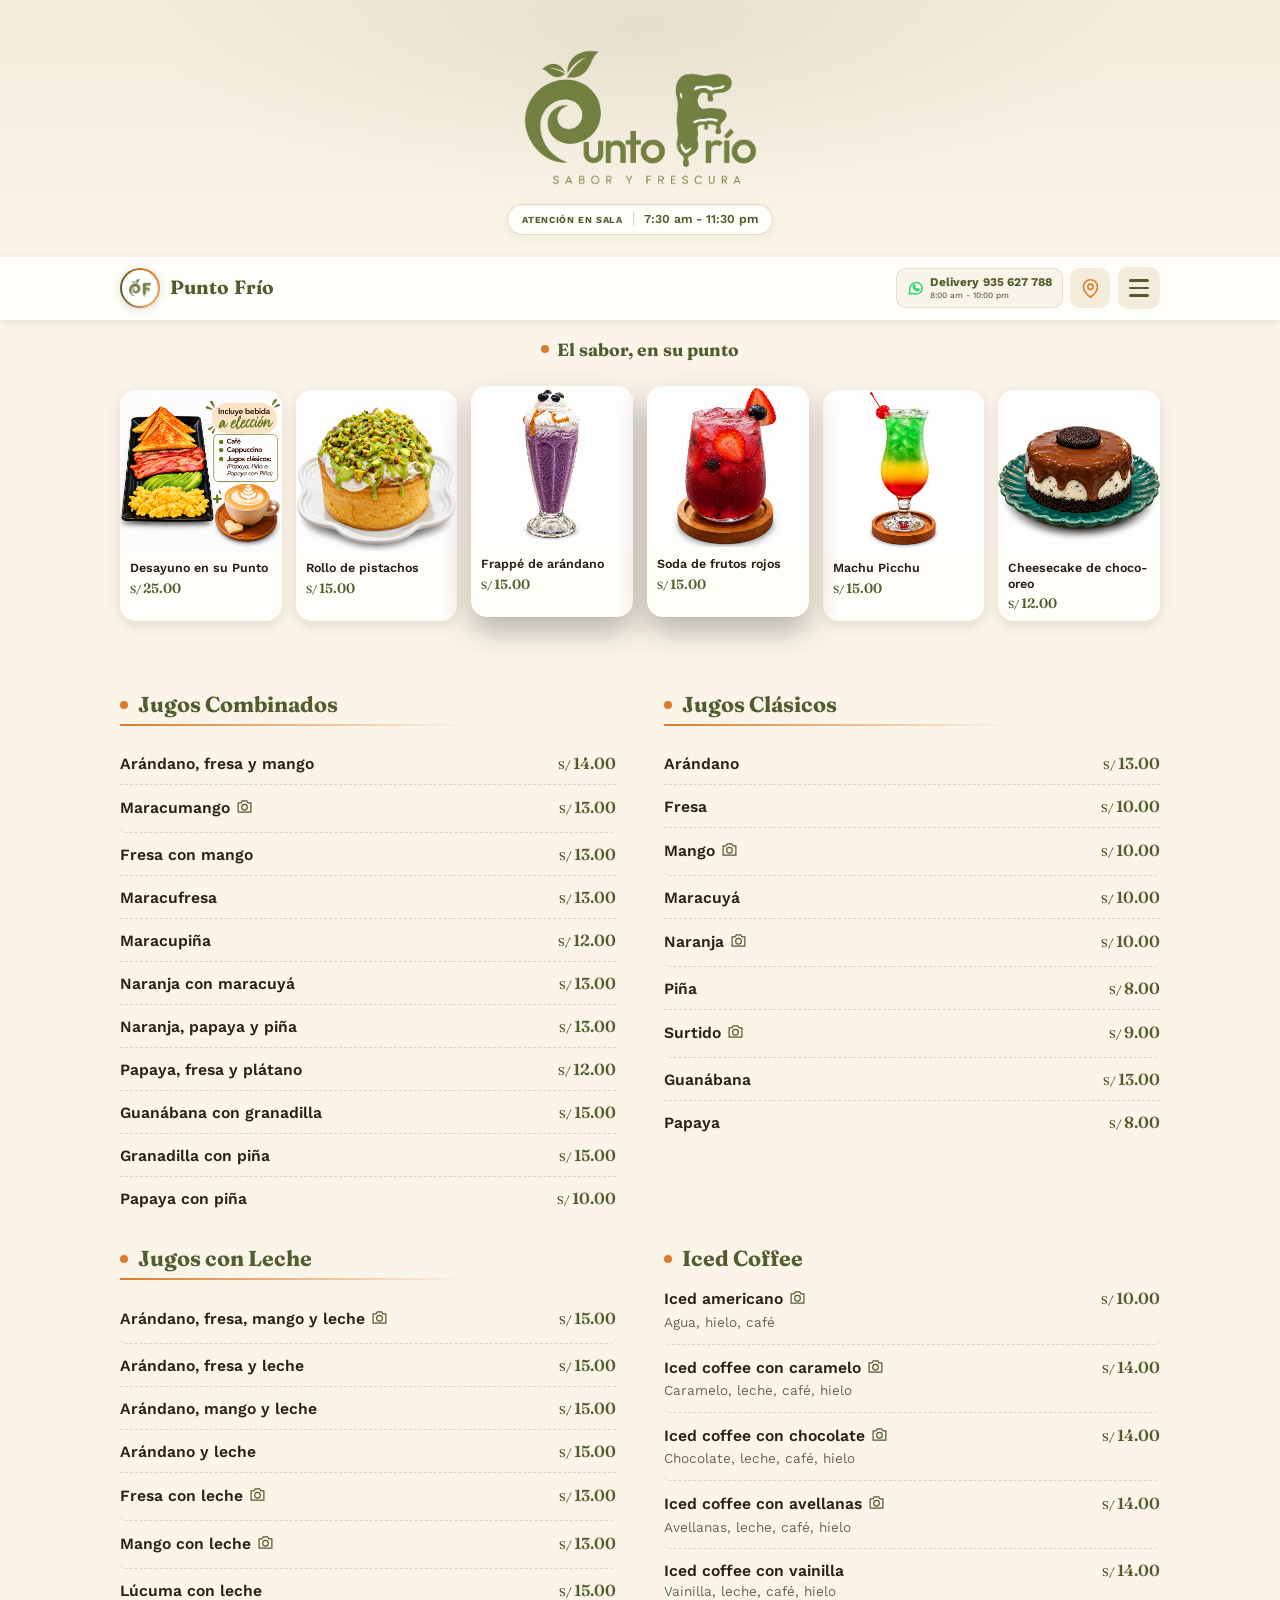
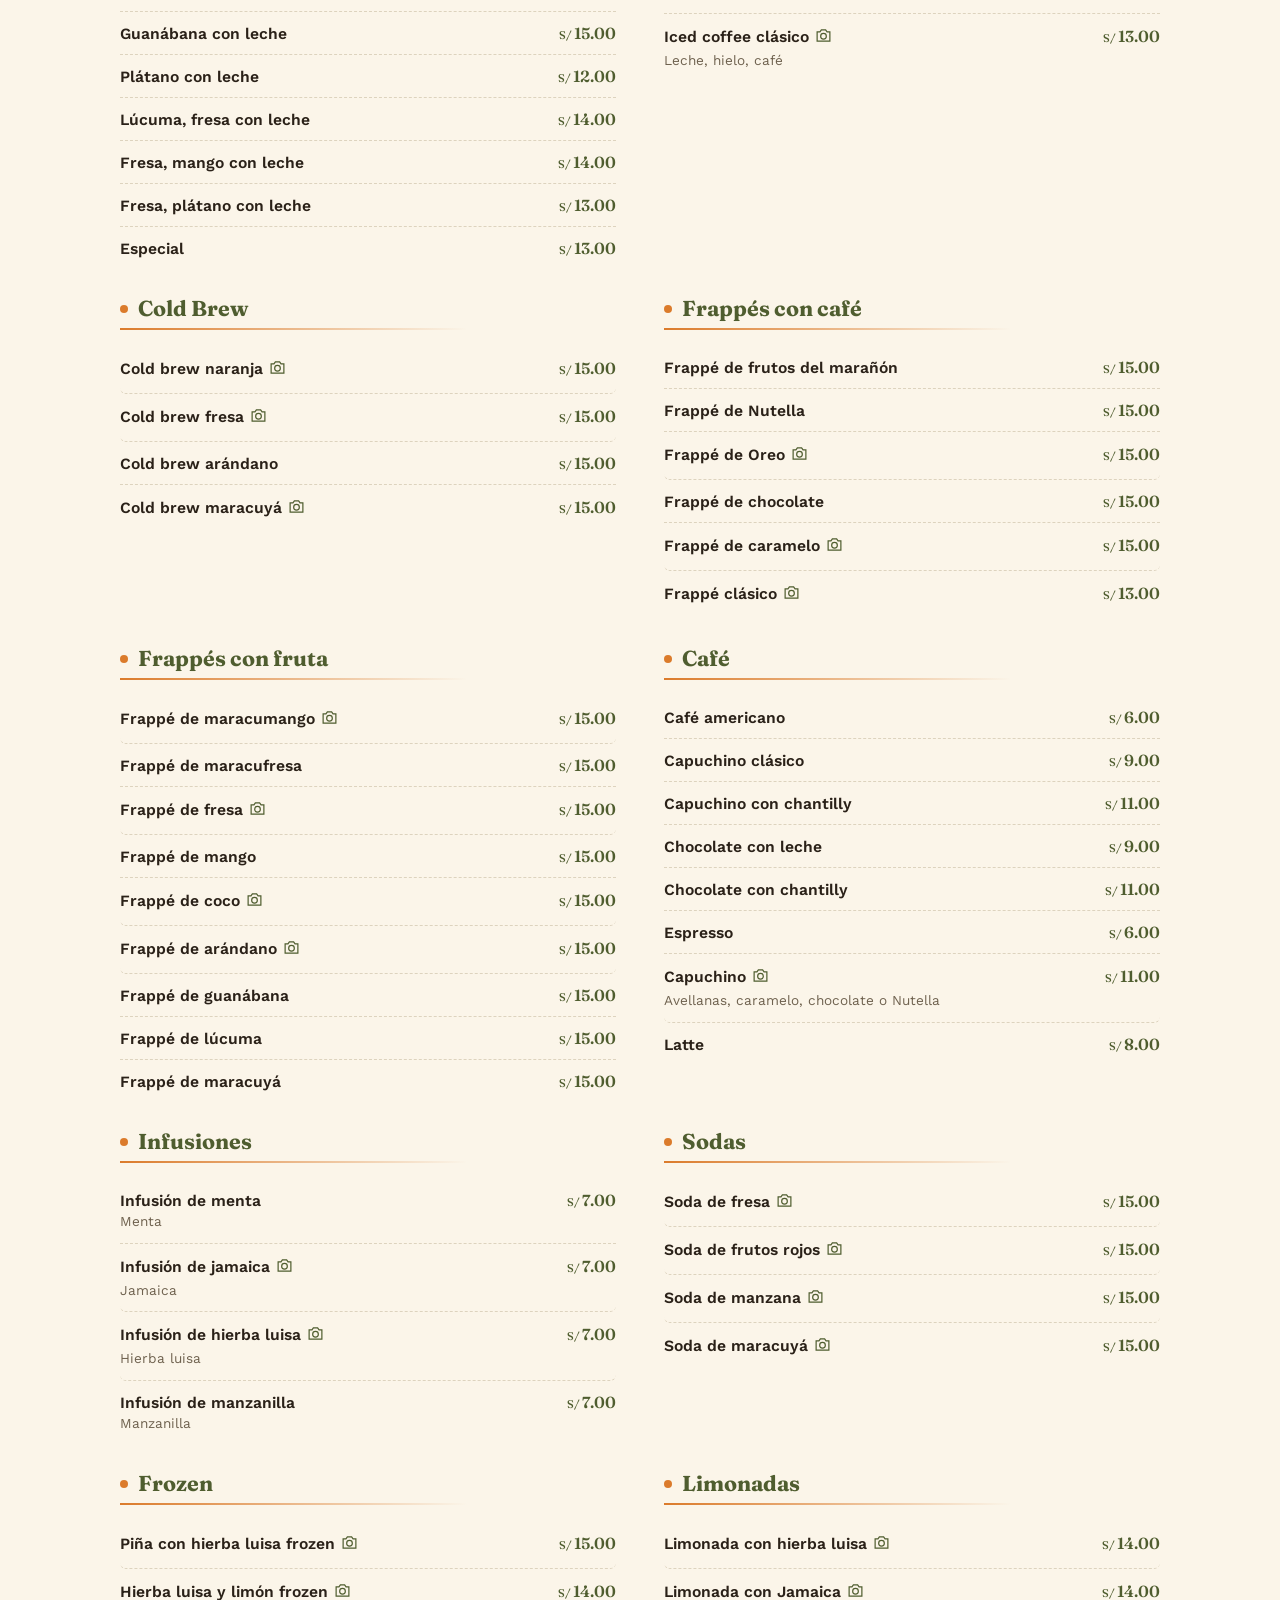
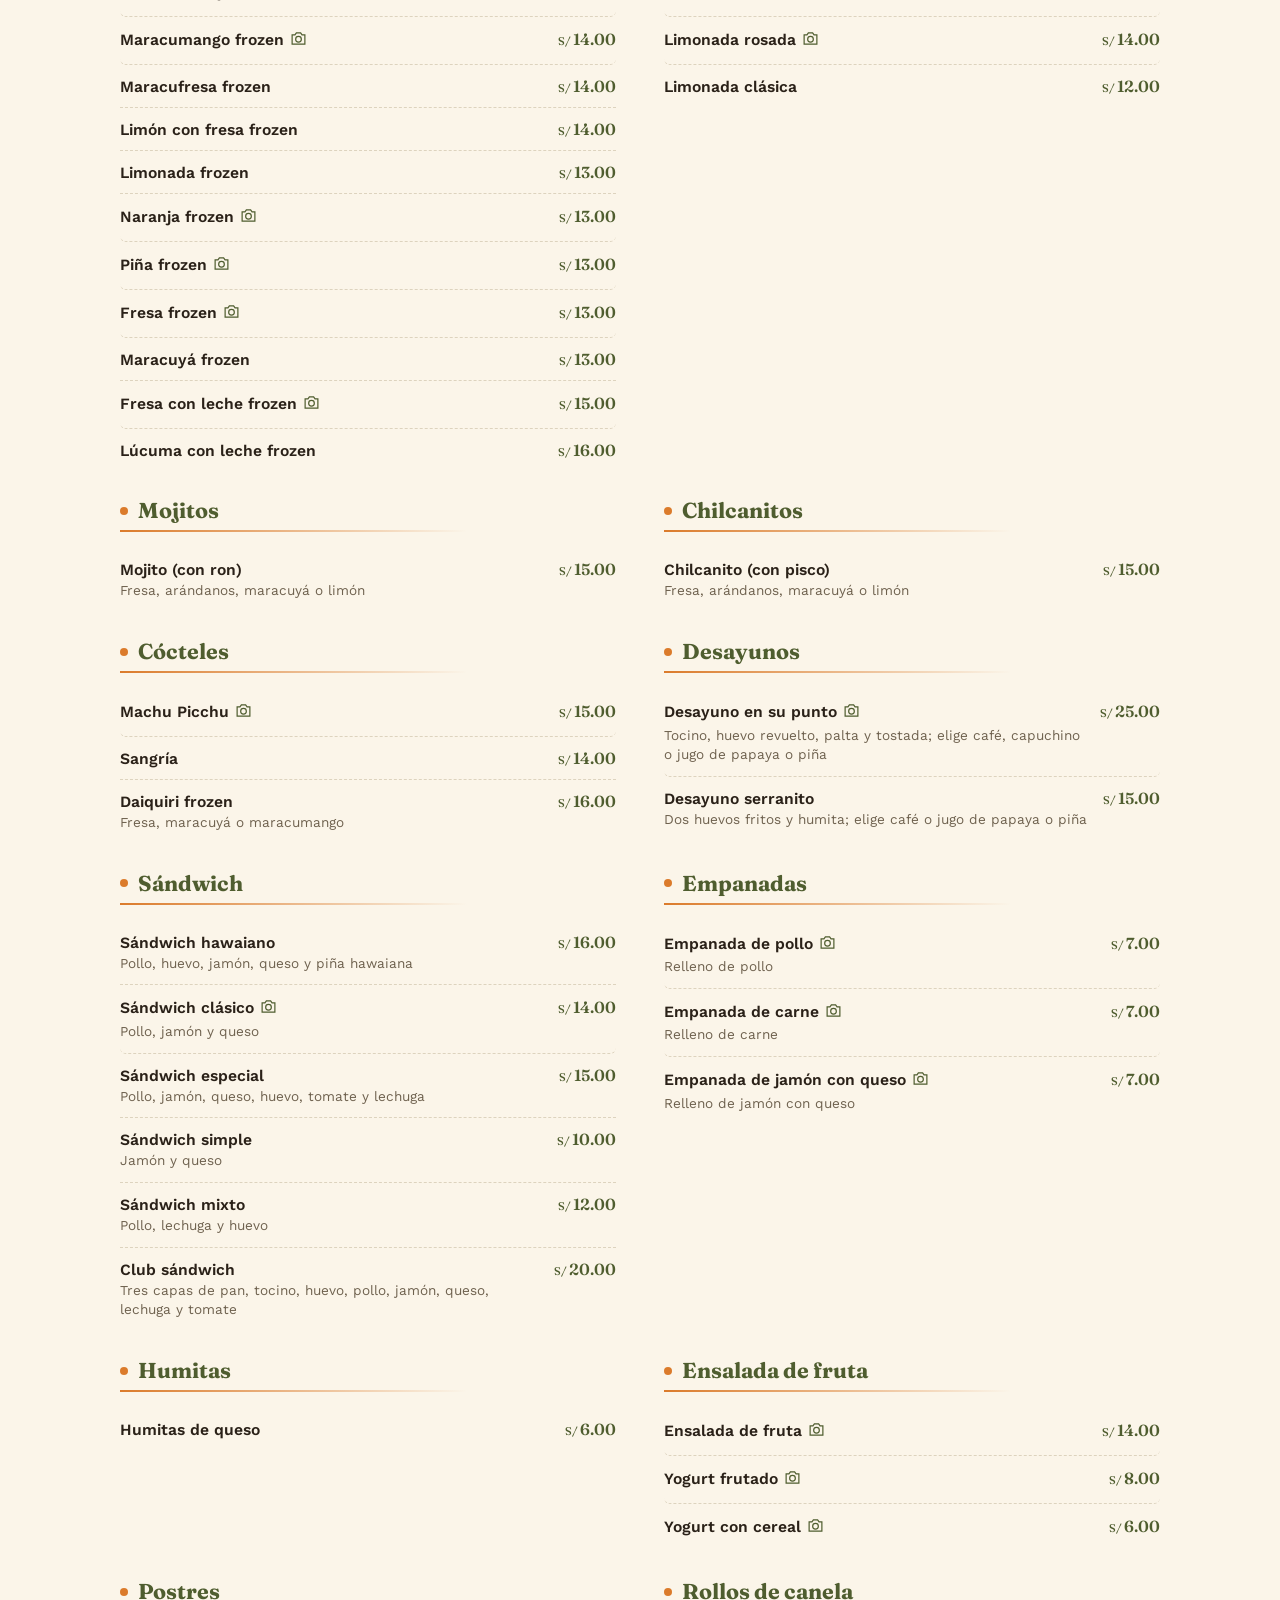
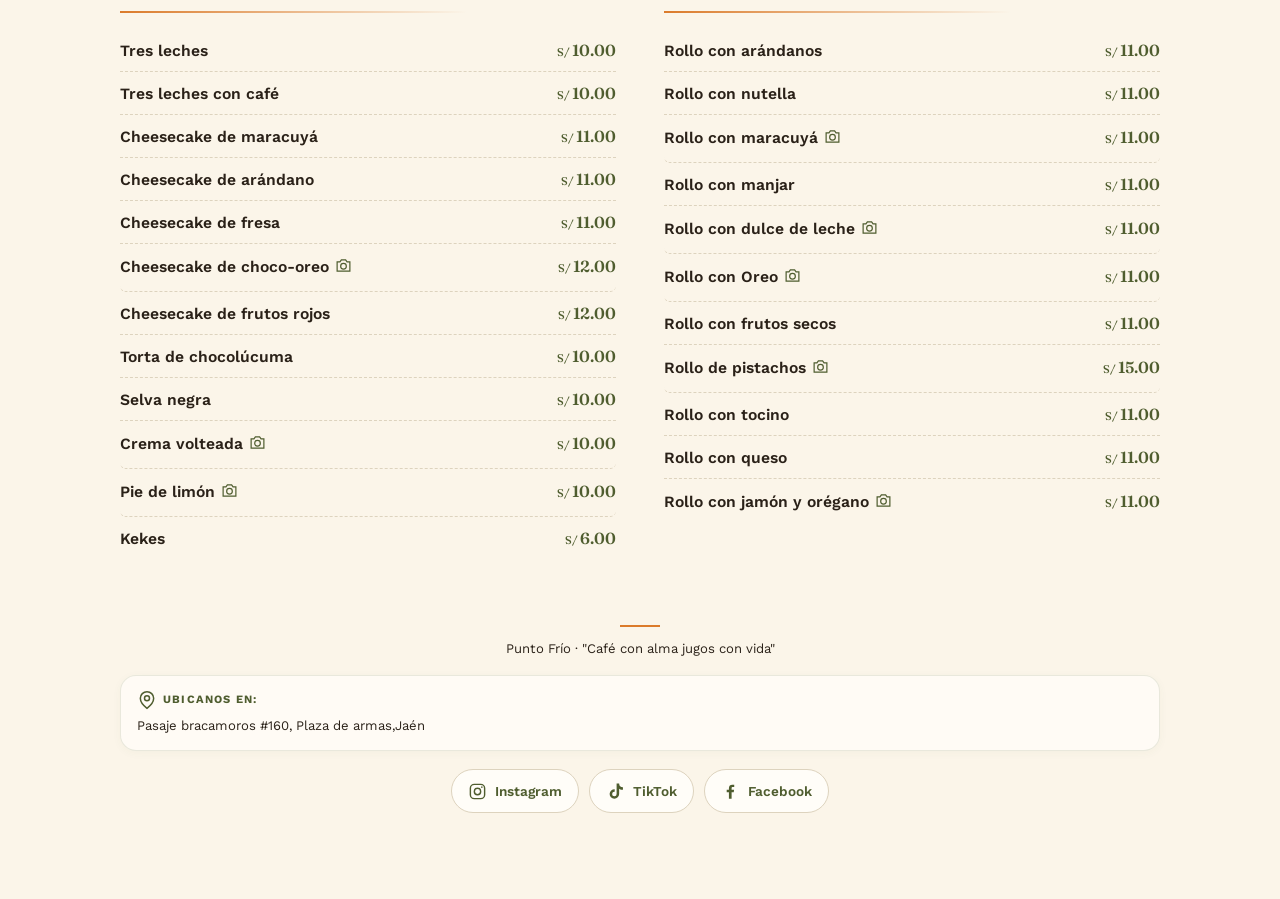
<file: index.html>
<!DOCTYPE html>
<html lang="es">
<head>
<meta charset="UTF-8">
<meta name="viewport" content="width=device-width, initial-scale=1.0">
<title>Punto Frío — Menú</title>
<link rel="preconnect" href="https://fonts.googleapis.com">
<link rel="preconnect" href="https://fonts.gstatic.com" crossorigin>
<link href="https://fonts.googleapis.com/css2?family=Fraunces:ital,opsz,wght@0,9..144,400;0,9..144,600;0,9..144,700;1,9..144,500&family=Work+Sans:wght@400;500;600;700&display=swap" rel="stylesheet">
<link rel="stylesheet" href="menu.css">
</head>
<body>

<!-- <div class="seasonal-ribbon" id="seasonalRibbon" role="status" hidden>
  <span>Octubre morado</span>
  <span>Sabores para compartir</span>
</div> -->

<div class="hero">
  <div class="hero-brand">
    <img src="LogoPuntoFrio.png" alt="Punto Frío - Sabor y frescura">
  </div>
  <div class="hero-meta">
    <p class="store-hours"><span class="store-hours-label">Atenci&oacute;n en sala</span><span>7:30 am - 11:30 pm</span></p>
  </div>
</div>

<div class="topbar">
  <div class="brand">
    <button class="highlights-launcher" id="openHighlights" type="button" aria-label="Abrir fotos destacadas de Punto Fr&iacute;o" aria-haspopup="dialog" aria-controls="highlightsDialog" aria-expanded="false" title="Fotos destacadas">
      <img src="PF_logo.png" alt="">
    </button>
    <span class="brand-name">Punto Frío</span>
  </div>
  <div class="topbar-contact" aria-label="Contacto y ubicaci&oacute;n">
    <a class="topbar-delivery" href="https://wa.me/51935627788" target="_blank" rel="noopener noreferrer" aria-label="Contactar a Punto Fr&iacute;o por WhatsApp para delivery">
      <svg class="whatsapp-icon" viewBox="0 0 24 24" fill="none" stroke="currentColor" stroke-width="1.8" aria-hidden="true" focusable="false"><path d="M20.5 11.7a8.5 8.5 0 0 1-12.6 7.4L3 20l.9-4.7a8.5 8.5 0 1 1 16.6-3.6Z"/><path d="M8.5 8.5c.3-.6.6-.6.9-.6h.4c.2 0 .4.1.5.4l.7 1.6c.1.2.1.4-.1.6l-.5.6c-.2.2-.2.4 0 .7.5.8 1.1 1.4 1.9 1.9.2.1.4.1.6-.1l.7-.8c.2-.2.4-.2.6-.1l1.5.7c.3.1.4.3.4.5 0 .4-.2 1-.6 1.3-.4.4-1 .6-1.6.5-1-.1-2.2-.7-3.4-1.7-1-.9-1.8-2.1-2-3.1-.2-.9 0-1.8.4-2.4Z"/></svg>
      <span class="topbar-delivery-info">
        <span class="topbar-delivery-line">
          <span class="topbar-delivery-prefix">Delivery</span>
          <span>935 627 788</span>
        </span>
        <span class="topbar-delivery-hours">8:00 am - 10:00 pm</span>
      </span>
    </a>
    <a class="topbar-location" href="https://maps.app.goo.gl/sq9azFtNWfjnHmBv8" target="_blank" rel="noopener noreferrer" aria-label="Abrir ubicaci&oacute;n de Punto Fr&iacute;o en Google Maps" title="Ver ubicaci&oacute;n">
      <svg viewBox="0 0 24 24" fill="none" stroke="currentColor" stroke-width="1.8" aria-hidden="true" focusable="false"><path d="M20 10c0 6-8 12-8 12S4 16 4 10a8 8 0 1 1 16 0Z"/><circle cx="12" cy="10" r="3"/></svg>
    </a>
  </div>
  <button class="hamburger" id="hamburgerBtn" aria-label="Abrir menú de categorías" aria-expanded="false" aria-controls="menuDrawer">
    <span></span><span></span><span></span>
  </button>
</div>

<div class="menu-overlay" id="menuOverlay"></div>

<aside class="menu-drawer" id="menuDrawer" role="dialog" aria-modal="true" aria-label="Categorías" inert>
  <div class="menu-drawer-head">
    <span>Categorías</span>
    <button id="closeDrawerBtn" aria-label="Cerrar menú">&times;</button>
  </div>
  <nav id="catnav">
    <div class="group-label">Bebidas</div>
    <a href="#jugos-combinados">Jugos Combinados</a>
    <a href="#jugos-clasicos">Jugos Clásicos</a>
    <a href="#jugos-leche">Jugos con Leche</a>
    <a href="#iced-coffee">Iced Coffee</a>
    <a href="#cold-brew">Cold Brew</a>
    <a href="#frappes-cafe">Frappés con café</a>
    <a href="#frappes-fruta">Frappés con fruta</a>
    <a href="#cafe">Café</a>
    <a href="#infusiones">Infusiones</a>
    <a href="#sodas">Sodas</a>
    <a href="#frozen">Frozen</a>
    <a href="#limonadas">Limonadas</a>
    <a href="#mojitos">Mojitos</a>
    <a href="#chilcanitos">Chilcanitos</a>
    <a href="#cocteles">Cócteles</a>
    <div class="group-label">Comida</div>
    <a href="#desayunos">Desayunos</a>
    <a href="#sandwich">Sándwich</a>
    <a href="#empanadas">Empanadas</a>
    <a href="#humitas">Humitas</a>
    <a href="#ensaladas">Ensalada de fruta</a>
    <div class="group-label">Dulces</div>
    <a href="#postres">Postres</a>
    <a href="#rollos">Rollos de canela</a>
  </nav>
</aside>
<!-- Carrusel -->
<section class="carousel-section" aria-label="Recomendados">
  <h2>El sabor, en su punto</h2>
  <div class="carousel">
    <div class="carousel-track" id="recoTrack">
      <!-- Desayunos -->
      <a class="carousel-card" href="#desayunos">
        <img src="./img/desayuno/desayuno_punto.png" alt="Desayuno en su Punto">
        <div class="carousel-card-info">
          <div class="carousel-card-name">Desayuno en su Punto</div>
          <div class="carousel-card-price">25.00</div>
        </div>
      </a>
      <!-- Rollos -->
      <a class="carousel-card" href="#rollos">
        <img src="./img/rollos/rollito_pistacho.png" alt="Rollo de pistachos">
        <div class="carousel-card-info">
          <div class="carousel-card-name">Rollo de pistachos</div>
          <div class="carousel-card-price">15.00</div>
        </div>
      </a>
      <!-- Frappes -->
      <a class="carousel-card" href="#frappes-fruta">
        <img src="./img/frappe_fruta/frappe_arandano.png" alt="Frappé de arándano">
        <div class="carousel-card-info">
          <div class="carousel-card-name">Frappé de arándano</div>
          <div class="carousel-card-price">15.00</div>
        </div>
      </a>
      <!-- Sodas -->
      <a class="carousel-card" href="#sodas">
        <img src="./img/sodas/soda_frutos_rojos.png" alt="Soda de frutos rojos">
        <div class="carousel-card-info">
          <div class="carousel-card-name">Soda de frutos rojos</div>
          <div class="carousel-card-price">15.00</div>
        </div>
      </a>

      <!-- Cocteles -->
      <a class="carousel-card" href="#cocteles">
        <img src="./img/cocteles/machu_picchu.png" alt="Machu Picchu">
        <div class="carousel-card-info">
          <div class="carousel-card-name">Machu Picchu</div>
          <div class="carousel-card-price">15.00</div>
        </div>
      </a>
      <!-- Hamburguesas -->
      <!-- <a class="carousel-card" href="#hamburguesas">
        <img src="./img/hamburguesas/hamburguesa_royal.png" alt="Hamburguesa Royal">
        <div class="carousel-card-info">
          <div class="carousel-card-name">Hamburguesa Royal</div>
          <div class="carousel-card-price">12.00</div>
        </div>
      </a> -->
      <!-- Postres -->
      <a class="carousel-card" href="#postres">
        <img src="./img/postres/cheesecake_choco_oreo.png" alt="Cheesecake de choco-oreo">
        <div class="carousel-card-info">
          <div class="carousel-card-name">Cheesecake de choco-oreo</div>
          <div class="carousel-card-price">12.00</div>
        </div>
      </a>
    </div>
    <div class="carousel-dots" id="recoDots"></div>
  </div>
</section>

<main>

<section class="category" id="jugos-combinados">
  <h2>Jugos Combinados</h2>
  <div class="divider"></div>
  <div class="item">
    <div class="item-info"><div class="item-name">Arándano, fresa y mango</div></div>
    <div class="item-price">14.00</div>
  </div>
  <div class="item item-preview" data-images="img/jugos_combinados/maracumango.png">
    <div class="item-info"><div class="item-name">Maracumango</div></div>
    <div class="item-price">13.00</div>
  </div>
  <div class="item">
    <div class="item-info"><div class="item-name">Fresa con mango</div></div>
    <div class="item-price">13.00</div>
  </div>
  <div class="item">
    <div class="item-info"><div class="item-name">Maracufresa</div></div>
    <div class="item-price">13.00</div>
  </div>
  <div class="item">
    <div class="item-info"><div class="item-name">Maracupiña</div></div>
    <div class="item-price">12.00</div>
  </div>
  <div class="item">
    <div class="item-info"><div class="item-name">Naranja con maracuyá</div></div>
    <div class="item-price">13.00</div>
  </div>
  <div class="item">
    <div class="item-info"><div class="item-name">Naranja, papaya y piña</div></div>
    <div class="item-price">13.00</div>
  </div>
  <div class="item">
    <div class="item-info"><div class="item-name">Papaya, fresa y plátano</div></div>
    <div class="item-price">12.00</div>
  </div>
  <div class="item">
    <div class="item-info"><div class="item-name">Guanábana con granadilla</div></div>
    <div class="item-price">15.00</div>
  </div>
  <div class="item">
    <div class="item-info"><div class="item-name">Granadilla con piña</div></div>
    <div class="item-price">15.00</div>
  </div>
  <div class="item">
    <div class="item-info"><div class="item-name">Papaya con piña</div></div>
    <div class="item-price">10.00</div>
  </div>
</section>

<section class="category" id="jugos-clasicos">
  <h2>Jugos Clásicos</h2>
  <div class="divider"></div>
  <div class="item">
    <div class="item-info"><div class="item-name">Arándano</div></div>
    <div class="item-price">13.00</div>
  </div>
  <div class="item">
    <div class="item-info"><div class="item-name">Fresa</div></div>
    <div class="item-price">10.00</div>
  </div>
  <div class="item item-preview" data-images="img/jugos_clasicos/mango.png">
    <div class="item-info"><div class="item-name">Mango</div></div>
    <div class="item-price">10.00</div>
  </div>
  <div class="item">
    <div class="item-info"><div class="item-name">Maracuyá</div></div>
    <div class="item-price">10.00</div>
  </div>
  <div class="item item-preview" data-images="img/jugos_clasicos/naranja.png">
    <div class="item-info"><div class="item-name">Naranja</div></div>
    <div class="item-price">10.00</div>
  </div>
  <div class="item">
    <div class="item-info"><div class="item-name">Piña</div></div>
    <div class="item-price">8.00</div>
  </div>
  <div class="item item-preview" data-images="img/jugos_clasicos/surtido.png">
    <div class="item-info"><div class="item-name">Surtido</div></div>
    <div class="item-price">9.00</div>
  </div>
  <div class="item">
    <div class="item-info"><div class="item-name">Guanábana</div></div>
    <div class="item-price">13.00</div>
  </div>
  <div class="item">
    <div class="item-info"><div class="item-name">Papaya</div></div>
    <div class="item-price">8.00</div>
  </div>
</section>

<section class="category" id="jugos-leche">
  <h2>Jugos con Leche</h2>
  <div class="divider"></div>
  <div class="item item-preview" data-images="img/jugos_leche/arandano_fresa_mango_leche.png">
    <div class="item-info"><div class="item-name">Arándano, fresa, mango y leche</div></div>
    <div class="item-price">15.00</div>
  </div>
  <div class="item">
    <div class="item-info"><div class="item-name">Arándano, fresa y leche</div></div>
    <div class="item-price">15.00</div>
  </div>
  <div class="item">
    <div class="item-info"><div class="item-name">Arándano, mango y leche</div></div>
    <div class="item-price">15.00</div>
  </div>
  <div class="item">
    <div class="item-info"><div class="item-name">Arándano y leche</div></div>
    <div class="item-price">15.00</div>
  </div>
  <div class="item item-preview" data-images="img/jugos_leche/fresa_leche.png">
    <div class="item-info"><div class="item-name">Fresa con leche</div></div>
    <div class="item-price">13.00</div>
  </div>
  <div class="item item-preview" data-images="img/jugos_leche/mango_leche.png">
    <div class="item-info"><div class="item-name">Mango con leche</div></div>
    <div class="item-price">13.00</div>
  </div>
  <div class="item">
    <div class="item-info"><div class="item-name">Lúcuma con leche</div></div>
    <div class="item-price">15.00</div>
  </div>
  <div class="item">
    <div class="item-info"><div class="item-name">Guanábana con leche</div></div>
    <div class="item-price">15.00</div>
  </div>
  <div class="item">
    <div class="item-info"><div class="item-name">Plátano con leche</div></div>
    <div class="item-price">12.00</div>
  </div>
  <div class="item">
    <div class="item-info"><div class="item-name">Lúcuma, fresa con leche</div></div>
    <div class="item-price">14.00</div>
  </div>
  <div class="item">
    <div class="item-info"><div class="item-name">Fresa, mango con leche</div></div>
    <div class="item-price">14.00</div>
  </div>
  <div class="item">
    <div class="item-info"><div class="item-name">Fresa, plátano con leche</div></div>
    <div class="item-price">13.00</div>
  </div>
  <div class="item">
    <div class="item-info"><div class="item-name">Especial</div></div>
    <div class="item-price">13.00</div>
  </div>
</section>

<section class="category" id="iced-coffee">
  <h2>Iced Coffee</h2>
  <div class="item item-preview" data-images="img/iced_coffe/iced_americano.png">
    <div class="item-info">
      <div class="item-name">Iced americano</div>
      <div class="item-desc">Agua, hielo, café</div>
    </div>
    <div class="item-price">10.00</div>
  </div>
  <div class="item item-preview" data-images="img/iced_coffe/iced_caramelo.png">
    <div class="item-info">
      <div class="item-name">Iced coffee con caramelo</div>
      <div class="item-desc">Caramelo, leche, café, hielo</div>
    </div>
    <div class="item-price">14.00</div>
  </div>
  <div class="item item-preview active" data-images="img/iced_coffe/iced_chocolate.png">
    <div class="item-info">
      <div class="item-name">Iced coffee con chocolate</div>
      <div class="item-desc">Chocolate, leche, café, hielo</div>
    </div>
    <div class="item-price">14.00</div>
  </div>
  <div class="item item-preview" data-images="img/iced_coffe/iced_coffe_avellanas.png">
    <div class="item-info">
      <div class="item-name">Iced coffee con avellanas</div>
      <div class="item-desc">Avellanas, leche, café, hielo</div>
    </div>
    <div class="item-price">14.00</div>
  </div>
  <div class="item">
    <div class="item-info">
      <div class="item-name">Iced coffee con vainilla</div>
      <div class="item-desc">Vainilla, leche, café, hielo</div>
    </div>
    <div class="item-price">14.00</div>
  </div>
  <div class="item item-preview" data-images="img/iced_coffe/iced_clasico.png">
    <div class="item-info">
      <div class="item-name">Iced coffee clásico</div>
      <div class="item-desc">Leche, hielo, café</div>
    </div>
    <div class="item-price">13.00</div>
  </div>
</section>

<section class="category" id="cold-brew">
  <h2>Cold Brew</h2>
  <div class="divider"></div>
  <div class="item item-preview" data-images="img/iced_coffe/cold_brew_naranja.png">
    <div class="item-info"><div class="item-name">Cold brew naranja</div></div>
    <div class="item-price">15.00</div>
  </div>
  <div class="item item-preview" data-images="img/iced_coffe/cold_brew_fresa.png">
    <div class="item-info"><div class="item-name">Cold brew fresa</div></div>
    <div class="item-price">15.00</div>
  </div>
  <div class="item">
    <div class="item-info"><div class="item-name">Cold brew arándano</div></div>
    <div class="item-price">15.00</div>
  </div>
  <div class="item item-preview" data-images="img/iced_coffe/cold_brew_maracuya.png">
    <div class="item-info"><div class="item-name">Cold brew maracuyá</div></div>
    <div class="item-price">15.00</div>
  </div>
</section>

<section class="category" id="frappes-cafe">
  <h2>Frappés con café</h2>
  <div class="divider"></div>
  <div class="item">
    <div class="item-info"><div class="item-name">Frappé de frutos del marañón</div></div>
    <div class="item-price">15.00</div>
  </div>
  <div class="item">
    <div class="item-info"><div class="item-name">Frappé de Nutella</div></div>
    <div class="item-price">15.00</div>
  </div>
  <div class="item item-preview" data-images="img/frappe_cafe/frappe_oreo.png">
    <div class="item-info"><div class="item-name">Frappé de Oreo</div></div>
    <div class="item-price">15.00</div>
  </div>
  <div class="item">
    <div class="item-info"><div class="item-name">Frappé de chocolate</div></div>
    <div class="item-price">15.00</div>
  </div>
  <div class="item item-preview" data-images="img/frappe_cafe/frappe_caramelo.png">
    <div class="item-info"><div class="item-name">Frappé de caramelo</div></div>
    <div class="item-price">15.00</div>
  </div>
  <div class="item item-preview" data-images="img/frappe_cafe/frappe_clasico.png">
    <div class="item-info"><div class="item-name">Frappé clásico</div></div>
    <div class="item-price">13.00</div>
  </div>
</section>

<section class="category" id="frappes-fruta">
  <h2>Frappés con fruta</h2>
  <div class="divider"></div>
  <div class="item item-preview" data-images="img/frappe_fruta/frappe_maracumango.png">
    <div class="item-info"><div class="item-name">Frappé de maracumango</div></div>
    <div class="item-price">15.00</div>
  </div>
  <div class="item">
    <div class="item-info"><div class="item-name">Frappé de maracufresa</div></div>
    <div class="item-price">15.00</div>
  </div>
  <div class="item item-preview" data-images="img/frappe_fruta/frappe_fresa.png">
    <div class="item-info"><div class="item-name">Frappé de fresa</div></div>
    <div class="item-price">15.00</div>
  </div>
  <div class="item">
    <div class="item-info"><div class="item-name">Frappé de mango</div></div>
    <div class="item-price">15.00</div>
  </div>
  <div class="item item-preview" data-images="img/frappe_fruta/frappe_coco.png">
    <div class="item-info"><div class="item-name">Frappé de coco</div></div>
    <div class="item-price">15.00</div>
  </div>
  <div class="item item-preview" data-images="img/frappe_fruta/frappe_arandano.png">
    <div class="item-info"><div class="item-name">Frappé de arándano</div></div>
    <div class="item-price">15.00</div>
  </div>
  <div class="item">
    <div class="item-info"><div class="item-name">Frappé de guanábana</div></div>
    <div class="item-price">15.00</div>
  </div>
  <div class="item">
    <div class="item-info"><div class="item-name">Frappé de lúcuma</div></div>
    <div class="item-price">15.00</div>
  </div>
  <div class="item">
    <div class="item-info"><div class="item-name">Frappé de maracuyá</div></div>
    <div class="item-price">15.00</div>
  </div>
</section>

<section class="category" id="cafe">
  <h2>Café</h2>
  <div class="divider"></div>
  <div class="item">
    <div class="item-info"><div class="item-name">Café americano</div></div>
    <div class="item-price">6.00</div>
  </div>
  <div class="item">
    <div class="item-info"><div class="item-name">Capuchino clásico</div></div>
    <div class="item-price">9.00</div>
  </div>
  <div class="item">
    <div class="item-info"><div class="item-name">Capuchino con chantilly</div></div>
    <div class="item-price">11.00</div>
  </div>
  <div class="item">
    <div class="item-info"><div class="item-name">Chocolate con leche</div></div>
    <div class="item-price">9.00</div>
  </div>
  <div class="item">
    <div class="item-info"><div class="item-name">Chocolate con chantilly</div></div>
    <div class="item-price">11.00</div>
  </div>
  <div class="item">
    <div class="item-info"><div class="item-name">Espresso</div></div>
    <div class="item-price">6.00</div>
  </div>
  <div class="item item-preview" data-images="img/cafes/capuchino.png">
    <div class="item-info"><div class="item-name">Capuchino</div><div class="item-desc">Avellanas, caramelo, chocolate o Nutella</div></div>
    <div class="item-price">11.00</div>
  </div>
  <div class="item">
    <div class="item-info"><div class="item-name">Latte</div></div>
    <div class="item-price">8.00</div>
  </div>
</section>

<section class="category" id="infusiones">
  <h2>Infusiones</h2>
  <div class="divider"></div>
  <div class="item">
    <div class="item-info"><div class="item-name">Infusión de menta</div><div class="item-desc">Menta</div></div>
    <div class="item-price">7.00</div>
  </div>
  <div class="item item-preview" data-images="img/infusiones/infusion_jamaica.png">
    <div class="item-info"><div class="item-name">Infusión de jamaica</div><div class="item-desc">Jamaica</div></div>
    <div class="item-price">7.00</div>
  </div>
  <div class="item item-preview" data-images="img/infusiones/infusion_hierba_luisa.png">
    <div class="item-info"><div class="item-name">Infusión de hierba luisa</div><div class="item-desc">Hierba luisa</div></div>
    <div class="item-price">7.00</div>
  </div>
  <div class="item">
    <div class="item-info"><div class="item-name">Infusión de manzanilla</div><div class="item-desc">Manzanilla</div></div>
    <div class="item-price">7.00</div>
  </div>
  <!-- <div class="item">
    <div class="item-info"><div class="item-name">Infusión de mate de coca</div><div class="item-desc">Mate de coca</div></div>
    <div class="item-price">7.00</div>
  </div> -->
</section>

<section class="category" id="sodas">
  <h2>Sodas</h2>
  <div class="divider"></div>
  <div class="item item-preview" data-images="img/sodas/soda_fresa.png">
    <div class="item-info"><div class="item-name">Soda de fresa</div></div>
    <div class="item-price">15.00</div>
  </div>
  <div class="item item-preview" data-images="img/sodas/soda_frutos_rojos.png">
    <div class="item-info"><div class="item-name">Soda de frutos rojos</div></div>
    <div class="item-price">15.00</div>
  </div>
  <div class="item item-preview" data-images="img/sodas/soda_manzana.png">
    <div class="item-info"><div class="item-name">Soda de manzana</div></div>
    <div class="item-price">15.00</div>
  </div>
  <div class="item item-preview" data-images="img/sodas/soda_maracuya.png">
    <div class="item-info"><div class="item-name">Soda de maracuyá</div></div>
    <div class="item-price">15.00</div>
  </div>
</section>

<section class="category" id="frozen">
  <h2>Frozen</h2>
  <div class="divider"></div>
  <div class="item item-preview" data-images="img/frozen/frozen_pina_hierbal.png">
    <div class="item-info"><div class="item-name">Piña con hierba luisa frozen</div></div>
    <div class="item-price">15.00</div>
  </div>
  <div class="item item-preview" data-images="img/frozen/frozen_huierbal_limon.png">
    <div class="item-info"><div class="item-name">Hierba luisa y limón frozen</div></div>
    <div class="item-price">14.00</div>
  </div>
  <div class="item item-preview" data-images="img/frozen/frozen_maracumango.png">
    <div class="item-info"><div class="item-name">Maracumango frozen</div></div>
    <div class="item-price">14.00</div>
  </div>
  <div class="item">
    <div class="item-info"><div class="item-name">Maracufresa frozen</div></div>
    <div class="item-price">14.00</div>
  </div>
  <div class="item">
    <div class="item-info"><div class="item-name">Limón con fresa frozen</div></div>
    <div class="item-price">14.00</div>
  </div>
  <div class="item">
    <div class="item-info"><div class="item-name">Limonada frozen</div></div>
    <div class="item-price">13.00</div>
  </div>
  <div class="item item-preview" data-images="img/frozen/frozen_naranja.png">
    <div class="item-info"><div class="item-name">Naranja frozen</div></div>
    <div class="item-price">13.00</div>
  </div>
  <div class="item item-preview" data-images="img/frozen/frozen_pina.png">
    <div class="item-info"><div class="item-name">Piña frozen</div></div>
    <div class="item-price">13.00</div>
  </div>
  <div class="item item-preview" data-images="img/frozen/frozen_fresa.png">
    <div class="item-info"><div class="item-name">Fresa frozen</div></div>
    <div class="item-price">13.00</div>
  </div>
  <div class="item">
    <div class="item-info"><div class="item-name">Maracuyá frozen</div></div>
    <div class="item-price">13.00</div>
  </div>
  <div class="item item-preview" data-images="img/frozen/frozen_fresa_leche.png">
    <div class="item-info"><div class="item-name">Fresa con leche frozen</div></div>
    <div class="item-price">15.00</div>
  </div>
  <div class="item">
    <div class="item-info"><div class="item-name">Lúcuma con leche frozen</div></div>
    <div class="item-price">16.00</div>
  </div>
</section>

<section class="category" id="limonadas">
  <h2>Limonadas</h2>
  <div class="divider"></div>
  <div class="item item-preview" data-images="img/limonadas/limonada_hierbal.png">
    <div class="item-info"><div class="item-name">Limonada con hierba luisa</div></div>
    <div class="item-price">14.00</div>
  </div>
  <div class="item item-preview" data-images="img/limonadas/limonada_jamaica.png">
    <div class="item-info"><div class="item-name">Limonada con Jamaica</div></div>
    <div class="item-price">14.00</div>
  </div>
  <div class="item item-preview" data-images="img/limonadas/limonada_rosa.png">
    <div class="item-info"><div class="item-name">Limonada rosada</div></div>
    <div class="item-price">14.00</div>
  </div>
  <div class="item">
    <div class="item-info"><div class="item-name">Limonada clásica</div></div>
    <div class="item-price">12.00</div>
  </div>
</section>

<section class="category" id="mojitos">
  <h2>Mojitos</h2>
  <div class="divider"></div>
  <div class="item">
    <div class="item-info"><div class="item-name">Mojito (con ron)</div><div class="item-desc">Fresa, arándanos, maracuyá o limón</div></div>
    <div class="item-price">15.00</div>
  </div>
</section>

<section class="category" id="chilcanitos">
  <h2>Chilcanitos</h2>
  <div class="divider"></div>
  <div class="item">
    <div class="item-info"><div class="item-name">Chilcanito (con pisco)</div><div class="item-desc">Fresa, arándanos, maracuyá o limón</div></div>
    <div class="item-price">15.00</div>
  </div>
</section>

<section class="category" id="cocteles">
  <h2>Cócteles</h2>
  <div class="divider"></div>
  <div class="item item-preview" data-images="img/cocteles/machu_picchu.png">
    <div class="item-info"><div class="item-name">Machu Picchu</div></div>
    <div class="item-price">15.00</div>
  </div>
  <div class="item">
    <div class="item-info"><div class="item-name">Sangría</div></div>
    <div class="item-price">14.00</div>
  </div>
  <div class="item">
    <div class="item-info"><div class="item-name">Daiquiri frozen</div><div class="item-desc">Fresa, maracuyá o maracumango</div></div>
    <div class="item-price">16.00</div>
  </div>
</section>

<section class="category" id="desayunos">
  <h2>Desayunos</h2>
  <div class="divider"></div>
  <div class="item item-preview" data-images="img/desayuno/desayuno_punto.png">
    <div class="item-info"><div class="item-name">Desayuno en su punto</div><div class="item-desc">Tocino, huevo revuelto, palta y tostada; elige café, capuchino o jugo de papaya o piña</div></div>
    <div class="item-price">25.00</div>
  </div>
  <div class="item">
    <div class="item-info"><div class="item-name">Desayuno serranito</div><div class="item-desc">Dos huevos fritos y humita; elige café o jugo de papaya o piña</div></div>
    <div class="item-price">15.00</div>
  </div>
</section>

<section class="category" id="sandwich">
  <h2>Sándwich</h2>
  <div class="divider"></div>
  <div class="item">
    <div class="item-info"><div class="item-name">Sándwich hawaiano</div><div class="item-desc">Pollo, huevo, jamón, queso y piña hawaiana</div></div>
    <div class="item-price">16.00</div>
  </div>
  <div class="item item-preview" data-images="img/sandwich/sandwich_clasico.png">
    <div class="item-info"><div class="item-name">Sándwich clásico</div><div class="item-desc">Pollo, jamón y queso</div></div>
    <div class="item-price">14.00</div>
  </div>
  <div class="item">
    <div class="item-info"><div class="item-name">Sándwich especial</div><div class="item-desc">Pollo, jamón, queso, huevo, tomate y lechuga</div></div>
    <div class="item-price">15.00</div>
  </div>
  <div class="item">
    <div class="item-info"><div class="item-name">Sándwich simple</div><div class="item-desc">Jamón y queso</div></div>
    <div class="item-price">10.00</div>
  </div>
  <div class="item">
    <div class="item-info"><div class="item-name">Sándwich mixto</div><div class="item-desc">Pollo, lechuga y huevo</div></div>
    <div class="item-price">12.00</div>
  </div>
  <div class="item">
    <div class="item-info"><div class="item-name">Club sándwich</div><div class="item-desc">Tres capas de pan, tocino, huevo, pollo, jamón, queso, lechuga y tomate</div></div>
    <div class="item-price">20.00</div>
  </div>
</section>

<section class="category" id="empanadas">
  <h2>Empanadas</h2>
  <div class="divider"></div>
  <div class="item item-preview" data-images="img/empanadas/empanada_pollo.png">
    <div class="item-info"><div class="item-name">Empanada de pollo</div><div class="item-desc">Relleno de pollo</div></div>
    <div class="item-price">7.00</div>
  </div>
  <div class="item item-preview" data-images="img/empanadas/empanada_carne.png">
    <div class="item-info"><div class="item-name">Empanada de carne</div><div class="item-desc">Relleno de carne</div></div>
    <div class="item-price">7.00</div>
  </div>
  <div class="item item-preview" data-images="img/empanadas/empanada_jamon_queso.png">
    <div class="item-info"><div class="item-name">Empanada de jamón con queso</div><div class="item-desc">Relleno de jamón con queso</div></div>
    <div class="item-price">7.00</div>
  </div>
</section>

<section class="category" id="humitas">
  <h2>Humitas</h2>
  <div class="divider"></div>
  <div class="item">
    <div class="item-info"><div class="item-name">Humitas de queso</div></div>
    <div class="item-price">6.00</div>
  </div>
</section>

<section class="category" id="ensaladas">
  <h2>Ensalada de fruta</h2>
  <div class="divider"></div>
  <div class="item item-preview" data-images="img/ensalada_fruta/ensalada_fruta_arandano.png, img/ensalada_fruta/ensalada_fruta_lucuma.png" data-image-descriptions="Ensalada de fruta de arándano|Ensalada de fruta de lúcuma">
    <div class="item-info"><div class="item-name">Ensalada de fruta</div></div>
    <div class="item-price">14.00</div>
  </div>
  <div class="item item-preview" data-images="img/ensalada_fruta/yogurt_frutado_arandano.png">
    <div class="item-info"><div class="item-name">Yogurt frutado</div></div>
    <div class="item-price">8.00</div>
  </div>
  <div class="item item-preview" data-images="img/ensalada_fruta/yogurt_cereal.png">
    <div class="item-info"><div class="item-name">Yogurt con cereal</div></div>
    <div class="item-price">6.00</div>
  </div>
</section>

<section class="category" id="postres">
  <h2>Postres</h2>
  <div class="divider"></div>
  <div class="item">
    <div class="item-info"><div class="item-name">Tres leches</div></div>
    <div class="item-price">10.00</div>
  </div>
  <div class="item">
    <div class="item-info"><div class="item-name">Tres leches con café</div></div>
    <div class="item-price">10.00</div>
  </div>
  <div class="item">
    <div class="item-info"><div class="item-name">Cheesecake de maracuyá</div></div>
    <div class="item-price">11.00</div>
  </div>
  <div class="item">
    <div class="item-info"><div class="item-name">Cheesecake de arándano</div></div>
    <div class="item-price">11.00</div>
  </div>
  <div class="item">
    <div class="item-info"><div class="item-name">Cheesecake de fresa</div></div>
    <div class="item-price">11.00</div>
  </div>
  <div class="item item-preview" data-images="img/postres/cheesecake_choco_oreo.png">
    <div class="item-info"><div class="item-name">Cheesecake de choco-oreo</div></div>
    <div class="item-price">12.00</div>
  </div>
  <div class="item">
    <div class="item-info"><div class="item-name">Cheesecake de frutos rojos</div></div>
    <div class="item-price">12.00</div>
  </div>
  <div class="item">
    <div class="item-info"><div class="item-name">Torta de chocolúcuma</div></div>
    <div class="item-price">10.00</div>
  </div>
  <div class="item">
    <div class="item-info"><div class="item-name">Selva negra</div></div>
    <div class="item-price">10.00</div>
  </div>
  <div class="item item-preview" data-images="img/postres/crema_volteada.png">
    <div class="item-info"><div class="item-name">Crema volteada</div></div>
    <div class="item-price">10.00</div>
  </div>
  <div class="item item-preview" data-images="img/postres/pie_limon.png">
    <div class="item-info"><div class="item-name">Pie de limón</div></div>
    <div class="item-price">10.00</div>
  </div>
  <div class="item">
    <div class="item-info"><div class="item-name">Kekes</div></div>
    <div class="item-price">6.00</div>
  </div>
</section>

<section class="category" id="rollos">
  <h2>Rollos de canela</h2>
  <div class="divider"></div>
  <div class="item">
    <div class="item-info"><div class="item-name">Rollo con arándanos</div></div>
    <div class="item-price">11.00</div>
  </div>
  <div class="item">
    <div class="item-info"><div class="item-name">Rollo con nutella</div></div>
    <div class="item-price">11.00</div>
  </div>
  <div class="item item-preview" data-images="img/rollos/rollito_maracuya.png">
    <div class="item-info"><div class="item-name">Rollo con maracuyá</div></div>
    <div class="item-price">11.00</div>
  </div>
  <div class="item">
    <div class="item-info"><div class="item-name">Rollo con manjar</div></div>
    <div class="item-price">11.00</div>
  </div>
  <div class="item item-preview" data-images="img/rollos/rollito_dulcel.png">
    <div class="item-info"><div class="item-name">Rollo con dulce de leche</div></div>
    <div class="item-price">11.00</div>
  </div>
  <div class="item item-preview" data-images="img/rollos/rollito_oreo.png">
    <div class="item-info"><div class="item-name">Rollo con Oreo</div></div>
    <div class="item-price">11.00</div>
  </div>
  <div class="item">
    <div class="item-info"><div class="item-name">Rollo con frutos secos</div></div>
    <div class="item-price">11.00</div>
  </div>
  <div class="item item-preview" data-images="img/rollos/rollito_pistacho.png">
    <div class="item-info"><div class="item-name">Rollo de pistachos</div></div>
    <div class="item-price">15.00</div>
  </div>
  <div class="item">
    <div class="item-info">
      <div class="item-name">Rollo con tocino</div>
    </div>
    <div class="item-price">11.00</div>
  </div>
  <div class="item">
    <div class="item-info">
      <div class="item-name">Rollo con queso</div>
    </div>
    <div class="item-price">11.00</div>
  </div>
  <div class="item item-preview" data-images="img/rollos/rollito_jamon.png">
    <div class="item-info">
      <div class="item-name">Rollo con jamón y orégano</div>
    </div>
    <div class="item-price">11.00</div>
  </div>
</section>

</main>

<footer>
  <div class="fline"></div>
  <!-- <p class="footer-intro">Punto Frío ·  "Ponle un punto fresco a tu día"</p> -->
    <p class="footer-intro">Punto Frío ·  "Café con alma jugos con vida"</p>
  <div class="store-locations" aria-label="Direcciones de los locales">
    <a class="store-card" href="https://maps.app.goo.gl/sq9azFtNWfjnHmBv8" target="_blank" rel="noopener noreferrer" aria-label="Ver ubicación de Pasaje bracamoros 160, Jaén, Peru, 06801 en Google Maps (abre en otra pestaña)">
      <span class="store-label"><svg viewBox="0 0 24 24" fill="none" stroke="currentColor" stroke-width="1.8" aria-hidden="true" focusable="false"><path d="M20 10c0 6-8 12-8 12S4 16 4 10a8 8 0 1 1 16 0Z"/><circle cx="12" cy="10" r="3"/></svg>UBICANOS EN:</span>
      <p>Pasaje bracamoros #160, Plaza de armas,Jaén </p>
    </a>
  </div>
  <nav class="social-links" aria-label="Redes sociales">
    <!-- <a href="https://wa.me/51935627788" target="_blank" rel="noopener noreferrer" aria-label="Contactar a Punto Frío para delivery por WhatsApp (abre en otra pestaña)">
      <svg viewBox="0 0 24 24" fill="none" stroke="currentColor" stroke-width="1.8" aria-hidden="true" focusable="false"><path d="M20.5 11.7a8.5 8.5 0 0 1-12.6 7.4L3 20l.9-4.7a8.5 8.5 0 1 1 16.6-3.6Z"/><path d="M8.5 8.5c.3-.6.6-.6.9-.6h.4c.2 0 .4.1.5.4l.7 1.6c.1.2.1.4-.1.6l-.5.6c-.2.2-.2.4 0 .7.5.8 1.1 1.4 1.9 1.9.2.1.4.1.6-.1l.7-.8c.2-.2.4-.2.6-.1l1.5.7c.3.1.4.3.4.5 0 .4-.2 1-.6 1.3-.4.4-1 .6-1.6.5-1-.1-2.2-.7-3.4-1.7-1-.9-1.8-2.1-2-3.1-.2-.9 0-1.8.4-2.4Z"/></svg>
      <span>Delivery: 935 627 788</span>
    </a> -->
    <a href="https://www.instagram.com/puntofrio0/" target="_blank" rel="noopener noreferrer" aria-label="Instagram de Punto Frío (abre en otra pestaña)">
      <svg viewBox="0 0 24 24" fill="none" stroke="currentColor" stroke-width="1.8" aria-hidden="true" focusable="false"><rect x="3" y="3" width="18" height="18" rx="5"/><circle cx="12" cy="12" r="4"/><circle cx="17.5" cy="6.5" r="1" fill="currentColor" stroke="none"/></svg>
      <span>Instagram</span>
    </a>
    <a href="https://www.tiktok.com/@punto.frio.jan._.c" target="_blank" rel="noopener noreferrer" aria-label="TikTok de Punto Frío (abre en otra pestaña)">
      <svg viewBox="0 0 24 24" fill="currentColor" aria-hidden="true" focusable="false"><path d="M16.6 2h-3.2v13.2a2.8 2.8 0 1 1-2.4-2.8V9.1a6 6 0 1 0 5.6 6V8.4a8.2 8.2 0 0 0 4.8 1.5V6.7A4.8 4.8 0 0 1 16.6 2Z"/></svg>
      <span>TikTok</span>
    </a>
    <a href="https://www.facebook.com/profile.php?id=61569038903374" target="_blank" rel="noopener noreferrer" aria-label="Facebook de Punto Frío (abre en otra pestaña)">
      <svg viewBox="0 0 24 24" fill="currentColor" aria-hidden="true" focusable="false"><path d="M13.4 21v-8h2.7l.4-3.1h-3.1v-2c0-.9.3-1.5 1.6-1.5h1.7V3.6c-.3 0-1.3-.1-2.5-.1-2.5 0-4.2 1.5-4.2 4.3v2.1H7.2V13H10v8h3.4Z"/></svg>
      <span>Facebook</span>
    </a>
  </nav>
</footer>

<dialog class="highlights-dialog" id="highlightsDialog" aria-labelledby="highlightsTitle">
  <div class="highlights-shell">
    <header class="highlights-header">
      <div>
        <p class="highlights-kicker">HISTORIAS DESTACADAS</p>
        <h2 id="highlightsTitle">Punto Fr&iacute;o</h2>
      </div>
      <button class="highlights-close" id="closeHighlights" type="button" aria-label="Cerrar fotos destacadas" autofocus>&times;</button>
    </header>
    <div class="highlights-albums" id="highlightsAlbums" role="group" aria-label="Carpetas destacadas"></div>
    <section class="highlight-story" aria-label="Fotos destacadas">
      <div class="highlight-progress" id="highlightProgress" aria-hidden="true"></div>
      <div class="highlight-stage" id="highlightStage" role="region" aria-label="Historia destacada" aria-live="polite">
        <button class="highlight-nav highlight-previous" id="highlightPrevious" type="button" aria-label="Foto anterior">&#8249;</button>
        <img id="highlightImage" alt="" decoding="async">
        <button class="highlight-nav highlight-next" id="highlightNext" type="button" aria-label="Foto siguiente">&#8250;</button>
      </div>
      <div class="highlight-caption-row">
        <p id="highlightCaption"></p>
        <span id="highlightCount" aria-live="polite"></span>
      </div>
      <div class="highlight-thumbnails" id="highlightThumbnails" role="group" aria-label="Elegir foto destacada"></div>
    </section>
    <p class="highlight-help">Desliza las fotos o usa las flechas para recorrerlas.</p>
  </div>
</dialog>
<dialog class="product-sheet" id="productSheet" aria-labelledby="previewName" aria-describedby="previewDescription previewNote">
  <div class="sheet-handle" aria-hidden="true"></div>
  <button class="sheet-close" type="button" aria-label="Cerrar vista del producto" autofocus>&times;</button>
  <div class="preview-gallery" id="previewGallery" role="region" aria-label="Fotografías del producto" tabindex="0"></div>
  <div class="preview-dots" id="previewDots" aria-label="Elegir fotografía" hidden></div>
  <div class="preview-content">
    <p class="preview-category" id="previewCategory"></p>
    <div class="preview-heading"><h2 id="previewName"></h2><p class="preview-price" id="previewPrice"></p></div>
    <p id="previewDescription"></p>
    <p class="preview-note" id="previewNote">Imagen referencial</p>
  </div>
</dialog>
<script src="menu.js" defer></script>

</body>
</html>
</file>
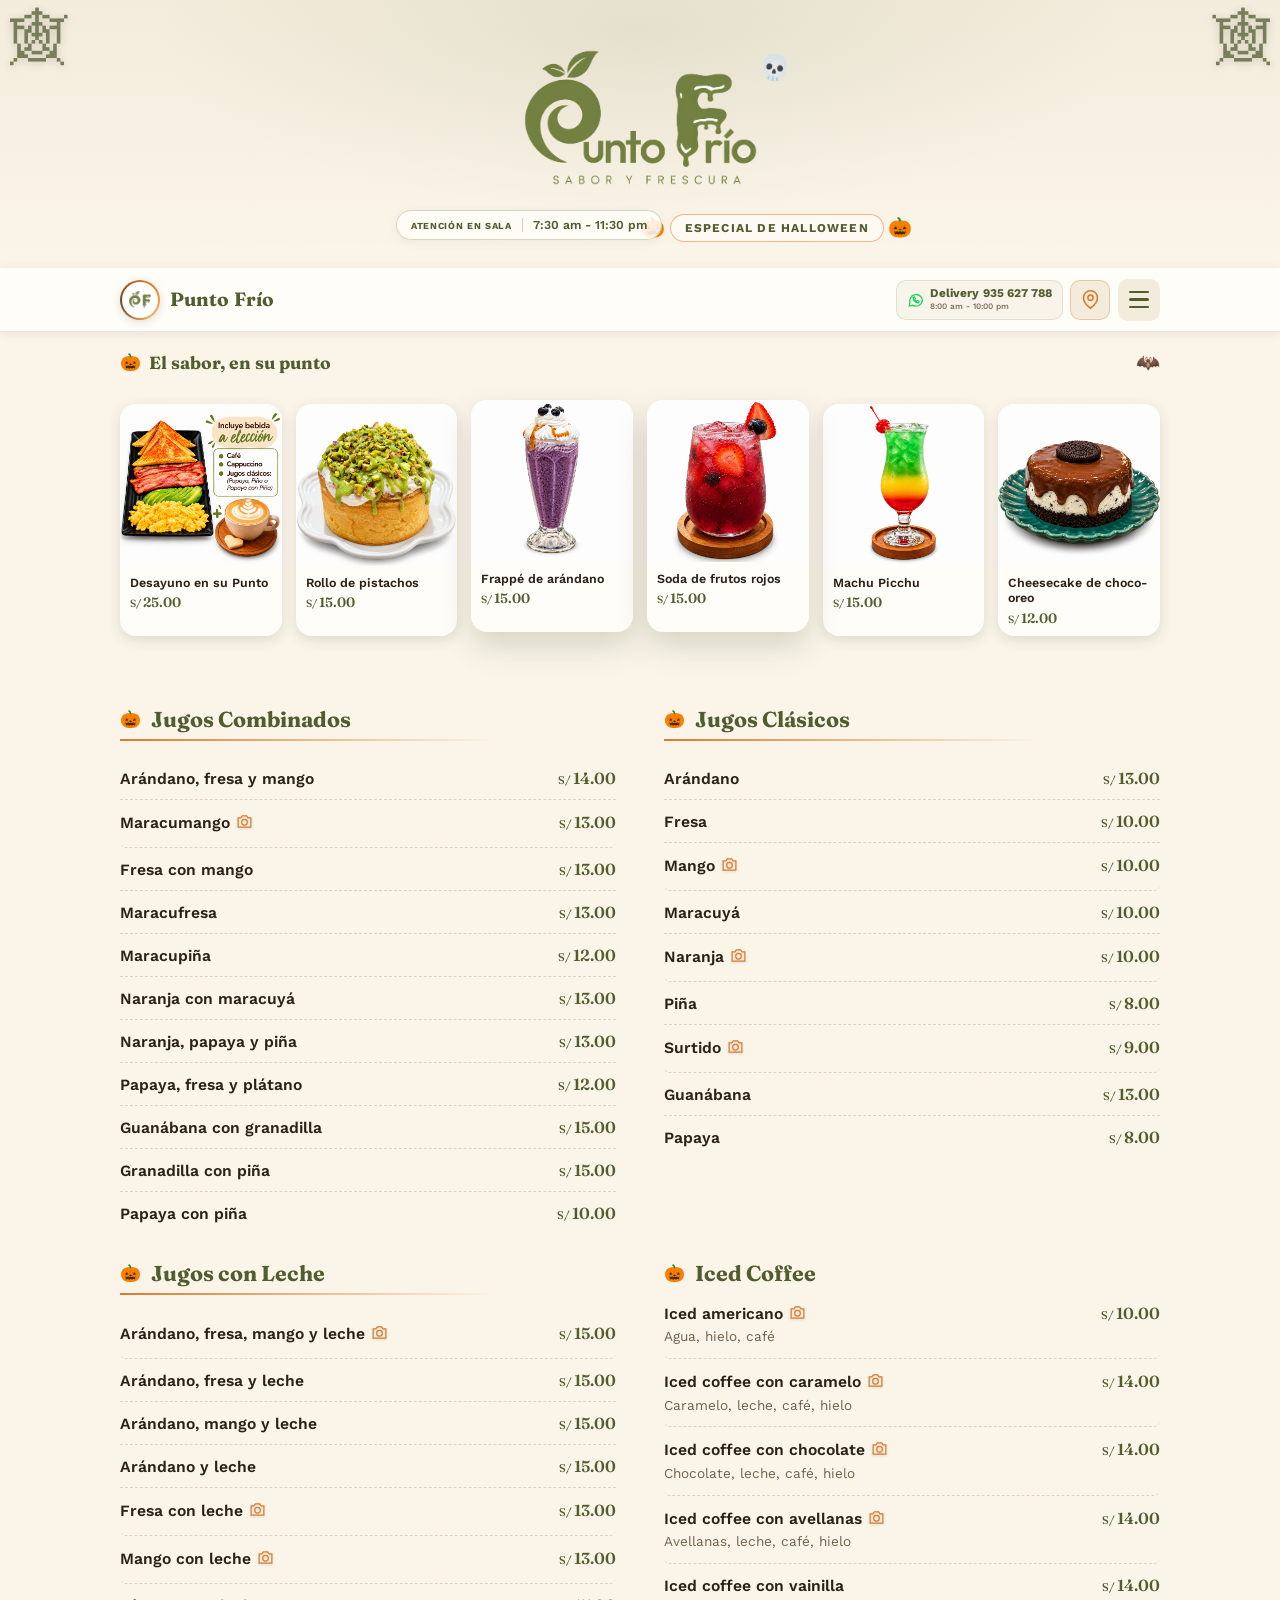
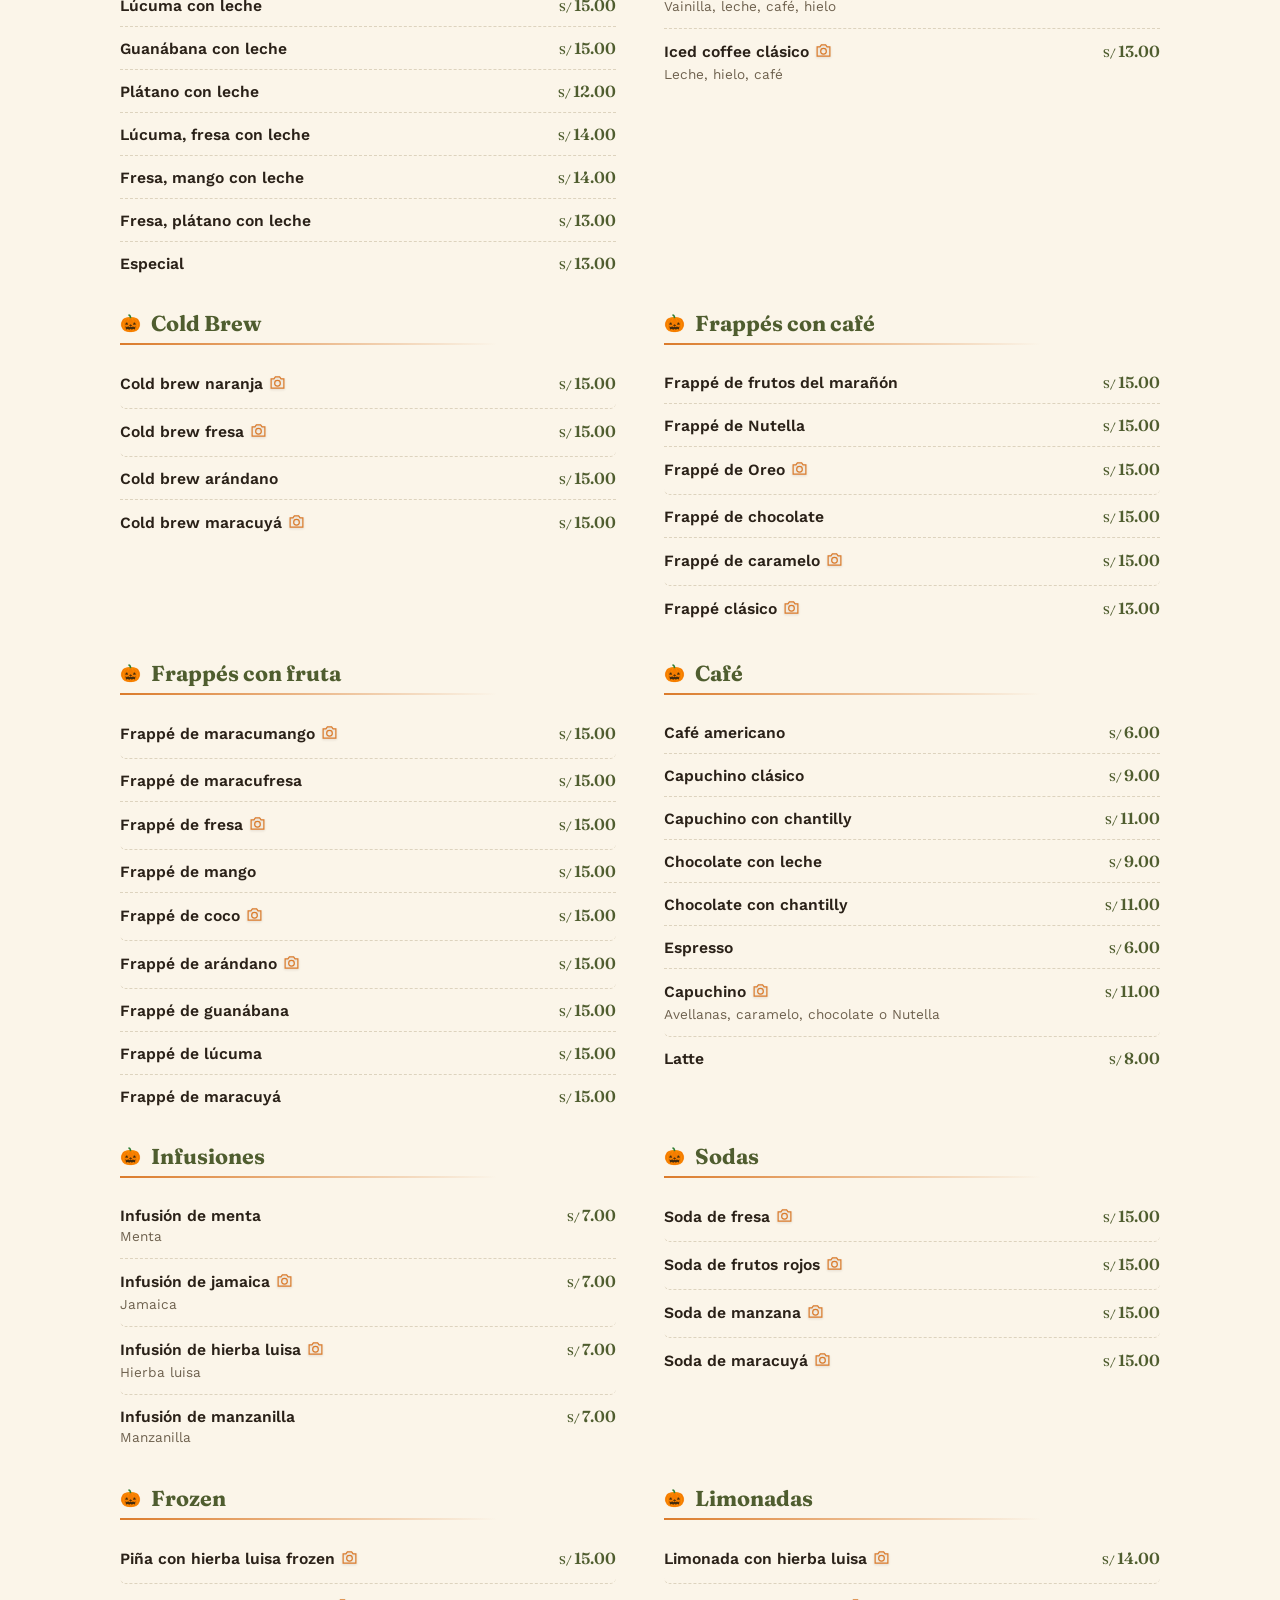
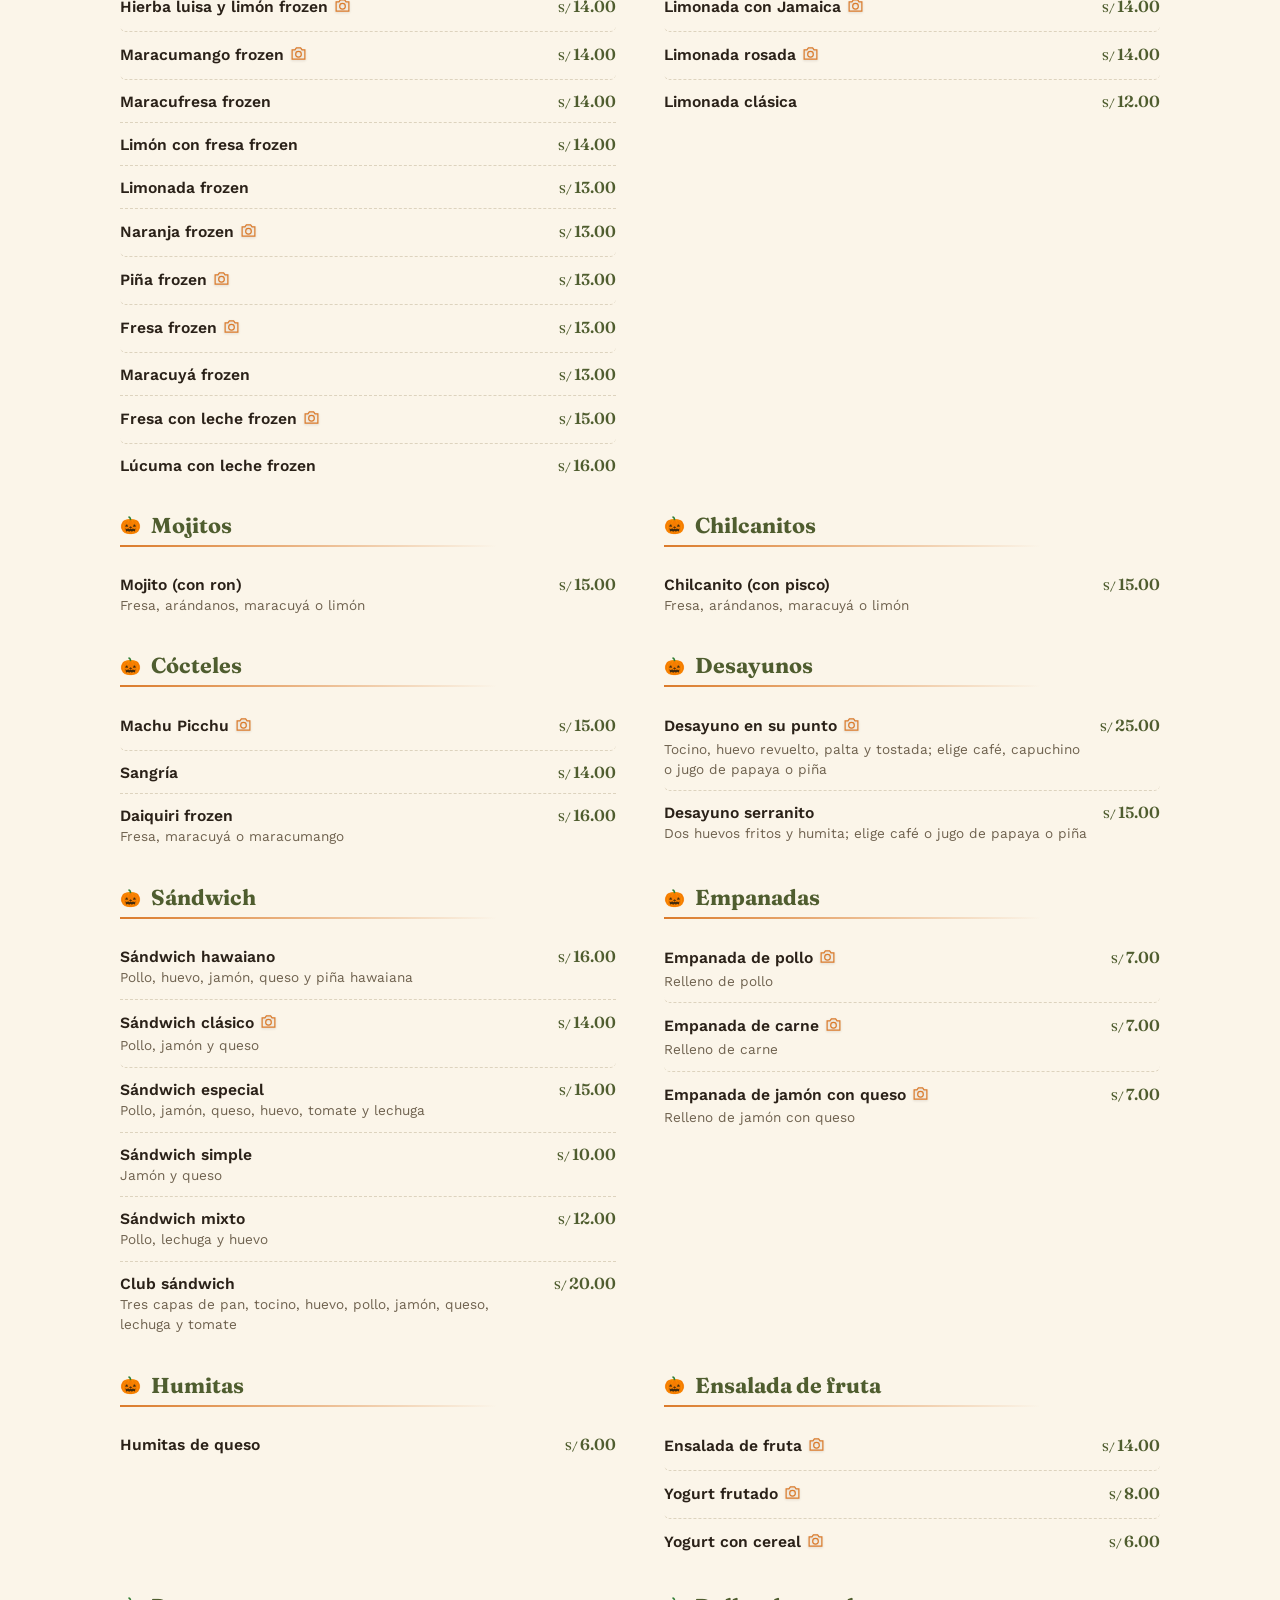
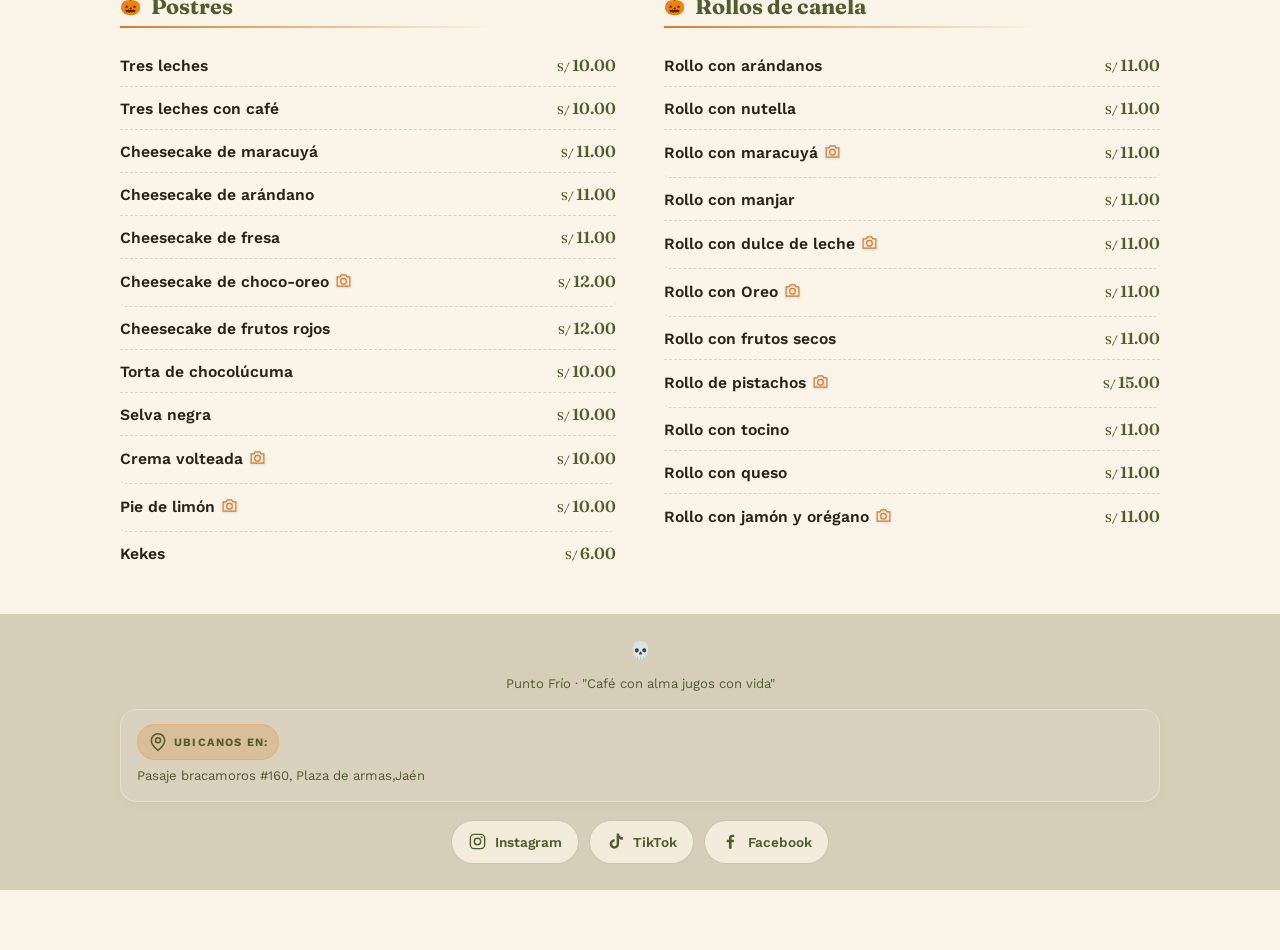
<file: index-halloween.html>
<!DOCTYPE html>
<html lang="es">
<head>
<meta charset="UTF-8">
<meta name="viewport" content="width=device-width, initial-scale=1.0">
<title>Punto Frío — Especial Halloween</title>
<link rel="preconnect" href="https://fonts.googleapis.com">
<link rel="preconnect" href="https://fonts.gstatic.com" crossorigin>
<link href="https://fonts.googleapis.com/css2?family=Fraunces:ital,opsz,wght@0,9..144,400;0,9..144,600;0,9..144,700;1,9..144,500&family=Work+Sans:wght@400;500;600;700&display=swap" rel="stylesheet">
<link rel="stylesheet" href="menu.css">
<link rel="stylesheet" href="menu-halloween.css">
</head>
<body class="theme-halloween">

<!-- <div class="seasonal-ribbon" id="seasonalRibbon" role="status" hidden>
  <span>Octubre morado</span>
  <span>Sabores para compartir</span>
</div> -->

<div class="hero">
  <span class="halloween-web halloween-web-left" aria-hidden="true"></span>
  <span class="halloween-web halloween-web-right" aria-hidden="true"></span>
  <span class="halloween-skull" aria-hidden="true"></span>
  <div class="hero-brand">
    <img src="LogoPuntoFrio.png" alt="Punto Frío - Sabor y frescura">
  </div>
  <div class="hero-meta">
    <p class="store-hours"><span class="store-hours-label">Atenci&oacute;n en sala</span><span>7:30 am - 11:30 pm</span></p>
    <p class="seasonal-label">Especial de Halloween</p>
  </div>
</div>

<div class="topbar">
  <div class="brand">
    <button class="highlights-launcher" id="openHighlights" type="button" aria-label="Abrir fotos destacadas de Punto Fr&iacute;o" aria-haspopup="dialog" aria-controls="highlightsDialog" aria-expanded="false" title="Fotos destacadas">
      <img src="PF_logo.png" alt="">
    </button>
    <span class="brand-name">Punto Frío</span>
  </div>
  <div class="topbar-contact" aria-label="Contacto y ubicaci&oacute;n">
    <a class="topbar-delivery" href="https://wa.me/51935627788" target="_blank" rel="noopener noreferrer" aria-label="Contactar a Punto Fr&iacute;o por WhatsApp para delivery">
      <svg class="whatsapp-icon" viewBox="0 0 24 24" fill="none" stroke="currentColor" stroke-width="1.8" aria-hidden="true" focusable="false"><path d="M20.5 11.7a8.5 8.5 0 0 1-12.6 7.4L3 20l.9-4.7a8.5 8.5 0 1 1 16.6-3.6Z"/><path d="M8.5 8.5c.3-.6.6-.6.9-.6h.4c.2 0 .4.1.5.4l.7 1.6c.1.2.1.4-.1.6l-.5.6c-.2.2-.2.4 0 .7.5.8 1.1 1.4 1.9 1.9.2.1.4.1.6-.1l.7-.8c.2-.2.4-.2.6-.1l1.5.7c.3.1.4.3.4.5 0 .4-.2 1-.6 1.3-.4.4-1 .6-1.6.5-1-.1-2.2-.7-3.4-1.7-1-.9-1.8-2.1-2-3.1-.2-.9 0-1.8.4-2.4Z"/></svg>
      <span class="topbar-delivery-info">
        <span class="topbar-delivery-line">
          <span class="topbar-delivery-prefix">Delivery</span>
          <span>935 627 788</span>
        </span>
        <span class="topbar-delivery-hours">8:00 am - 10:00 pm</span>
      </span>
    </a>
    <a class="topbar-location" href="https://maps.app.goo.gl/sq9azFtNWfjnHmBv8" target="_blank" rel="noopener noreferrer" aria-label="Abrir ubicaci&oacute;n de Punto Fr&iacute;o en Google Maps" title="Ver ubicaci&oacute;n">
      <svg viewBox="0 0 24 24" fill="none" stroke="currentColor" stroke-width="1.8" aria-hidden="true" focusable="false"><path d="M20 10c0 6-8 12-8 12S4 16 4 10a8 8 0 1 1 16 0Z"/><circle cx="12" cy="10" r="3"/></svg>
    </a>
  </div>
  <button class="hamburger" id="hamburgerBtn" aria-label="Abrir menú de categorías" aria-expanded="false" aria-controls="menuDrawer">
    <span></span><span></span><span></span>
  </button>
</div>

<div class="menu-overlay" id="menuOverlay"></div>

<aside class="menu-drawer" id="menuDrawer" role="dialog" aria-modal="true" aria-label="Categorías" inert>
  <div class="menu-drawer-head">
    <span>Categorías</span>
    <button id="closeDrawerBtn" aria-label="Cerrar menú">&times;</button>
  </div>
  <nav id="catnav">
    <div class="group-label">Bebidas</div>
    <a href="#jugos-combinados">Jugos Combinados</a>
    <a href="#jugos-clasicos">Jugos Clásicos</a>
    <a href="#jugos-leche">Jugos con Leche</a>
    <a href="#iced-coffee">Iced Coffee</a>
    <a href="#cold-brew">Cold Brew</a>
    <a href="#frappes-cafe">Frappés con café</a>
    <a href="#frappes-fruta">Frappés con fruta</a>
    <a href="#cafe">Café</a>
    <a href="#infusiones">Infusiones</a>
    <a href="#sodas">Sodas</a>
    <a href="#frozen">Frozen</a>
    <a href="#limonadas">Limonadas</a>
    <a href="#mojitos">Mojitos</a>
    <a href="#chilcanitos">Chilcanitos</a>
    <a href="#cocteles">Cócteles</a>
    <div class="group-label">Comida</div>
    <a href="#desayunos">Desayunos</a>
    <a href="#sandwich">Sándwich</a>
    <a href="#empanadas">Empanadas</a>
    <a href="#humitas">Humitas</a>
    <a href="#ensaladas">Ensalada de fruta</a>
    <div class="group-label">Dulces</div>
    <a href="#postres">Postres</a>
    <a href="#rollos">Rollos de canela</a>
  </nav>
</aside>
<!-- Carrusel -->
<section class="carousel-section" aria-label="Recomendados">
  <h2>El sabor, en su punto</h2>
  <div class="carousel">
    <div class="carousel-track" id="recoTrack">
      <!-- Desayunos -->
      <a class="carousel-card" href="#desayunos">
        <img src="./img/desayuno/desayuno_punto.png" alt="Desayuno en su Punto">
        <div class="carousel-card-info">
          <div class="carousel-card-name">Desayuno en su Punto</div>
          <div class="carousel-card-price">25.00</div>
        </div>
      </a>
      <!-- Rollos -->
      <a class="carousel-card" href="#rollos">
        <img src="./img/rollos/rollito_pistacho.png" alt="Rollo de pistachos">
        <div class="carousel-card-info">
          <div class="carousel-card-name">Rollo de pistachos</div>
          <div class="carousel-card-price">15.00</div>
        </div>
      </a>
      <!-- Frappes -->
      <a class="carousel-card" href="#frappes-fruta">
        <img src="./img/frappe_fruta/frappe_arandano.png" alt="Frappé de arándano">
        <div class="carousel-card-info">
          <div class="carousel-card-name">Frappé de arándano</div>
          <div class="carousel-card-price">15.00</div>
        </div>
      </a>
      <!-- Sodas -->
      <a class="carousel-card" href="#sodas">
        <img src="./img/sodas/soda_frutos_rojos.png" alt="Soda de frutos rojos">
        <div class="carousel-card-info">
          <div class="carousel-card-name">Soda de frutos rojos</div>
          <div class="carousel-card-price">15.00</div>
        </div>
      </a>

      <!-- Cocteles -->
      <a class="carousel-card" href="#cocteles">
        <img src="./img/cocteles/machu_picchu.png" alt="Machu Picchu">
        <div class="carousel-card-info">
          <div class="carousel-card-name">Machu Picchu</div>
          <div class="carousel-card-price">15.00</div>
        </div>
      </a>
      <!-- Hamburguesas -->
      <!-- <a class="carousel-card" href="#hamburguesas">
        <img src="./img/hamburguesas/hamburguesa_royal.png" alt="Hamburguesa Royal">
        <div class="carousel-card-info">
          <div class="carousel-card-name">Hamburguesa Royal</div>
          <div class="carousel-card-price">12.00</div>
        </div>
      </a> -->
      <!-- Postres -->
      <a class="carousel-card" href="#postres">
        <img src="./img/postres/cheesecake_choco_oreo.png" alt="Cheesecake de choco-oreo">
        <div class="carousel-card-info">
          <div class="carousel-card-name">Cheesecake de choco-oreo</div>
          <div class="carousel-card-price">12.00</div>
        </div>
      </a>
    </div>
    <div class="carousel-dots" id="recoDots"></div>
  </div>
</section>

<main>

<section class="category" id="jugos-combinados">
  <h2>Jugos Combinados</h2>
  <div class="divider"></div>
  <div class="item">
    <div class="item-info"><div class="item-name">Arándano, fresa y mango</div></div>
    <div class="item-price">14.00</div>
  </div>
  <div class="item item-preview" data-images="img/jugos_combinados/maracumango.png">
    <div class="item-info"><div class="item-name">Maracumango</div></div>
    <div class="item-price">13.00</div>
  </div>
  <div class="item">
    <div class="item-info"><div class="item-name">Fresa con mango</div></div>
    <div class="item-price">13.00</div>
  </div>
  <div class="item">
    <div class="item-info"><div class="item-name">Maracufresa</div></div>
    <div class="item-price">13.00</div>
  </div>
  <div class="item">
    <div class="item-info"><div class="item-name">Maracupiña</div></div>
    <div class="item-price">12.00</div>
  </div>
  <div class="item">
    <div class="item-info"><div class="item-name">Naranja con maracuyá</div></div>
    <div class="item-price">13.00</div>
  </div>
  <div class="item">
    <div class="item-info"><div class="item-name">Naranja, papaya y piña</div></div>
    <div class="item-price">13.00</div>
  </div>
  <div class="item">
    <div class="item-info"><div class="item-name">Papaya, fresa y plátano</div></div>
    <div class="item-price">12.00</div>
  </div>
  <div class="item">
    <div class="item-info"><div class="item-name">Guanábana con granadilla</div></div>
    <div class="item-price">15.00</div>
  </div>
  <div class="item">
    <div class="item-info"><div class="item-name">Granadilla con piña</div></div>
    <div class="item-price">15.00</div>
  </div>
  <div class="item">
    <div class="item-info"><div class="item-name">Papaya con piña</div></div>
    <div class="item-price">10.00</div>
  </div>
</section>

<section class="category" id="jugos-clasicos">
  <h2>Jugos Clásicos</h2>
  <div class="divider"></div>
  <div class="item">
    <div class="item-info"><div class="item-name">Arándano</div></div>
    <div class="item-price">13.00</div>
  </div>
  <div class="item">
    <div class="item-info"><div class="item-name">Fresa</div></div>
    <div class="item-price">10.00</div>
  </div>
  <div class="item item-preview" data-images="img/jugos_clasicos/mango.png">
    <div class="item-info"><div class="item-name">Mango</div></div>
    <div class="item-price">10.00</div>
  </div>
  <div class="item">
    <div class="item-info"><div class="item-name">Maracuyá</div></div>
    <div class="item-price">10.00</div>
  </div>
  <div class="item item-preview" data-images="img/jugos_clasicos/naranja.png">
    <div class="item-info"><div class="item-name">Naranja</div></div>
    <div class="item-price">10.00</div>
  </div>
  <div class="item">
    <div class="item-info"><div class="item-name">Piña</div></div>
    <div class="item-price">8.00</div>
  </div>
  <div class="item item-preview" data-images="img/jugos_clasicos/surtido.png">
    <div class="item-info"><div class="item-name">Surtido</div></div>
    <div class="item-price">9.00</div>
  </div>
  <div class="item">
    <div class="item-info"><div class="item-name">Guanábana</div></div>
    <div class="item-price">13.00</div>
  </div>
  <div class="item">
    <div class="item-info"><div class="item-name">Papaya</div></div>
    <div class="item-price">8.00</div>
  </div>
</section>

<section class="category" id="jugos-leche">
  <h2>Jugos con Leche</h2>
  <div class="divider"></div>
  <div class="item item-preview" data-images="img/jugos_leche/arandano_fresa_mango_leche.png">
    <div class="item-info"><div class="item-name">Arándano, fresa, mango y leche</div></div>
    <div class="item-price">15.00</div>
  </div>
  <div class="item">
    <div class="item-info"><div class="item-name">Arándano, fresa y leche</div></div>
    <div class="item-price">15.00</div>
  </div>
  <div class="item">
    <div class="item-info"><div class="item-name">Arándano, mango y leche</div></div>
    <div class="item-price">15.00</div>
  </div>
  <div class="item">
    <div class="item-info"><div class="item-name">Arándano y leche</div></div>
    <div class="item-price">15.00</div>
  </div>
  <div class="item item-preview" data-images="img/jugos_leche/fresa_leche.png">
    <div class="item-info"><div class="item-name">Fresa con leche</div></div>
    <div class="item-price">13.00</div>
  </div>
  <div class="item item-preview" data-images="img/jugos_leche/mango_leche.png">
    <div class="item-info"><div class="item-name">Mango con leche</div></div>
    <div class="item-price">13.00</div>
  </div>
  <div class="item">
    <div class="item-info"><div class="item-name">Lúcuma con leche</div></div>
    <div class="item-price">15.00</div>
  </div>
  <div class="item">
    <div class="item-info"><div class="item-name">Guanábana con leche</div></div>
    <div class="item-price">15.00</div>
  </div>
  <div class="item">
    <div class="item-info"><div class="item-name">Plátano con leche</div></div>
    <div class="item-price">12.00</div>
  </div>
  <div class="item">
    <div class="item-info"><div class="item-name">Lúcuma, fresa con leche</div></div>
    <div class="item-price">14.00</div>
  </div>
  <div class="item">
    <div class="item-info"><div class="item-name">Fresa, mango con leche</div></div>
    <div class="item-price">14.00</div>
  </div>
  <div class="item">
    <div class="item-info"><div class="item-name">Fresa, plátano con leche</div></div>
    <div class="item-price">13.00</div>
  </div>
  <div class="item">
    <div class="item-info"><div class="item-name">Especial</div></div>
    <div class="item-price">13.00</div>
  </div>
</section>

<section class="category" id="iced-coffee">
  <h2>Iced Coffee</h2>
  <div class="item item-preview" data-images="img/iced_coffe/iced_americano.png">
    <div class="item-info">
      <div class="item-name">Iced americano</div>
      <div class="item-desc">Agua, hielo, café</div>
    </div>
    <div class="item-price">10.00</div>
  </div>
  <div class="item item-preview" data-images="img/iced_coffe/iced_caramelo.png">
    <div class="item-info">
      <div class="item-name">Iced coffee con caramelo</div>
      <div class="item-desc">Caramelo, leche, café, hielo</div>
    </div>
    <div class="item-price">14.00</div>
  </div>
  <div class="item item-preview active" data-images="img/iced_coffe/iced_chocolate.png">
    <div class="item-info">
      <div class="item-name">Iced coffee con chocolate</div>
      <div class="item-desc">Chocolate, leche, café, hielo</div>
    </div>
    <div class="item-price">14.00</div>
  </div>
  <div class="item item-preview" data-images="img/iced_coffe/iced_coffe_avellanas.png">
    <div class="item-info">
      <div class="item-name">Iced coffee con avellanas</div>
      <div class="item-desc">Avellanas, leche, café, hielo</div>
    </div>
    <div class="item-price">14.00</div>
  </div>
  <div class="item">
    <div class="item-info">
      <div class="item-name">Iced coffee con vainilla</div>
      <div class="item-desc">Vainilla, leche, café, hielo</div>
    </div>
    <div class="item-price">14.00</div>
  </div>
  <div class="item item-preview" data-images="img/iced_coffe/iced_clasico.png">
    <div class="item-info">
      <div class="item-name">Iced coffee clásico</div>
      <div class="item-desc">Leche, hielo, café</div>
    </div>
    <div class="item-price">13.00</div>
  </div>
</section>

<section class="category" id="cold-brew">
  <h2>Cold Brew</h2>
  <div class="divider"></div>
  <div class="item item-preview" data-images="img/iced_coffe/cold_brew_naranja.png">
    <div class="item-info"><div class="item-name">Cold brew naranja</div></div>
    <div class="item-price">15.00</div>
  </div>
  <div class="item item-preview" data-images="img/iced_coffe/cold_brew_fresa.png">
    <div class="item-info"><div class="item-name">Cold brew fresa</div></div>
    <div class="item-price">15.00</div>
  </div>
  <div class="item">
    <div class="item-info"><div class="item-name">Cold brew arándano</div></div>
    <div class="item-price">15.00</div>
  </div>
  <div class="item item-preview" data-images="img/iced_coffe/cold_brew_maracuya.png">
    <div class="item-info"><div class="item-name">Cold brew maracuyá</div></div>
    <div class="item-price">15.00</div>
  </div>
</section>

<section class="category" id="frappes-cafe">
  <h2>Frappés con café</h2>
  <div class="divider"></div>
  <div class="item">
    <div class="item-info"><div class="item-name">Frappé de frutos del marañón</div></div>
    <div class="item-price">15.00</div>
  </div>
  <div class="item">
    <div class="item-info"><div class="item-name">Frappé de Nutella</div></div>
    <div class="item-price">15.00</div>
  </div>
  <div class="item item-preview" data-images="img/frappe_cafe/frappe_oreo.png">
    <div class="item-info"><div class="item-name">Frappé de Oreo</div></div>
    <div class="item-price">15.00</div>
  </div>
  <div class="item">
    <div class="item-info"><div class="item-name">Frappé de chocolate</div></div>
    <div class="item-price">15.00</div>
  </div>
  <div class="item item-preview" data-images="img/frappe_cafe/frappe_caramelo.png">
    <div class="item-info"><div class="item-name">Frappé de caramelo</div></div>
    <div class="item-price">15.00</div>
  </div>
  <div class="item item-preview" data-images="img/frappe_cafe/frappe_clasico.png">
    <div class="item-info"><div class="item-name">Frappé clásico</div></div>
    <div class="item-price">13.00</div>
  </div>
</section>

<section class="category" id="frappes-fruta">
  <h2>Frappés con fruta</h2>
  <div class="divider"></div>
  <div class="item item-preview" data-images="img/frappe_fruta/frappe_maracumango.png">
    <div class="item-info"><div class="item-name">Frappé de maracumango</div></div>
    <div class="item-price">15.00</div>
  </div>
  <div class="item">
    <div class="item-info"><div class="item-name">Frappé de maracufresa</div></div>
    <div class="item-price">15.00</div>
  </div>
  <div class="item item-preview" data-images="img/frappe_fruta/frappe_fresa.png">
    <div class="item-info"><div class="item-name">Frappé de fresa</div></div>
    <div class="item-price">15.00</div>
  </div>
  <div class="item">
    <div class="item-info"><div class="item-name">Frappé de mango</div></div>
    <div class="item-price">15.00</div>
  </div>
  <div class="item item-preview" data-images="img/frappe_fruta/frappe_coco.png">
    <div class="item-info"><div class="item-name">Frappé de coco</div></div>
    <div class="item-price">15.00</div>
  </div>
  <div class="item item-preview" data-images="img/frappe_fruta/frappe_arandano.png">
    <div class="item-info"><div class="item-name">Frappé de arándano</div></div>
    <div class="item-price">15.00</div>
  </div>
  <div class="item">
    <div class="item-info"><div class="item-name">Frappé de guanábana</div></div>
    <div class="item-price">15.00</div>
  </div>
  <div class="item">
    <div class="item-info"><div class="item-name">Frappé de lúcuma</div></div>
    <div class="item-price">15.00</div>
  </div>
  <div class="item">
    <div class="item-info"><div class="item-name">Frappé de maracuyá</div></div>
    <div class="item-price">15.00</div>
  </div>
</section>

<section class="category" id="cafe">
  <h2>Café</h2>
  <div class="divider"></div>
  <div class="item">
    <div class="item-info"><div class="item-name">Café americano</div></div>
    <div class="item-price">6.00</div>
  </div>
  <div class="item">
    <div class="item-info"><div class="item-name">Capuchino clásico</div></div>
    <div class="item-price">9.00</div>
  </div>
  <div class="item">
    <div class="item-info"><div class="item-name">Capuchino con chantilly</div></div>
    <div class="item-price">11.00</div>
  </div>
  <div class="item">
    <div class="item-info"><div class="item-name">Chocolate con leche</div></div>
    <div class="item-price">9.00</div>
  </div>
  <div class="item">
    <div class="item-info"><div class="item-name">Chocolate con chantilly</div></div>
    <div class="item-price">11.00</div>
  </div>
  <div class="item">
    <div class="item-info"><div class="item-name">Espresso</div></div>
    <div class="item-price">6.00</div>
  </div>
  <div class="item item-preview" data-images="img/cafes/capuchino.png">
    <div class="item-info"><div class="item-name">Capuchino</div><div class="item-desc">Avellanas, caramelo, chocolate o Nutella</div></div>
    <div class="item-price">11.00</div>
  </div>
  <div class="item">
    <div class="item-info"><div class="item-name">Latte</div></div>
    <div class="item-price">8.00</div>
  </div>
</section>

<section class="category" id="infusiones">
  <h2>Infusiones</h2>
  <div class="divider"></div>
  <div class="item">
    <div class="item-info"><div class="item-name">Infusión de menta</div><div class="item-desc">Menta</div></div>
    <div class="item-price">7.00</div>
  </div>
  <div class="item item-preview" data-images="img/infusiones/infusion_jamaica.png">
    <div class="item-info"><div class="item-name">Infusión de jamaica</div><div class="item-desc">Jamaica</div></div>
    <div class="item-price">7.00</div>
  </div>
  <div class="item item-preview" data-images="img/infusiones/infusion_hierba_luisa.png">
    <div class="item-info"><div class="item-name">Infusión de hierba luisa</div><div class="item-desc">Hierba luisa</div></div>
    <div class="item-price">7.00</div>
  </div>
  <div class="item">
    <div class="item-info"><div class="item-name">Infusión de manzanilla</div><div class="item-desc">Manzanilla</div></div>
    <div class="item-price">7.00</div>
  </div>
  <!-- <div class="item">
    <div class="item-info"><div class="item-name">Infusión de mate de coca</div><div class="item-desc">Mate de coca</div></div>
    <div class="item-price">7.00</div>
  </div> -->
</section>

<section class="category" id="sodas">
  <h2>Sodas</h2>
  <div class="divider"></div>
  <div class="item item-preview" data-images="img/sodas/soda_fresa.png">
    <div class="item-info"><div class="item-name">Soda de fresa</div></div>
    <div class="item-price">15.00</div>
  </div>
  <div class="item item-preview" data-images="img/sodas/soda_frutos_rojos.png">
    <div class="item-info"><div class="item-name">Soda de frutos rojos</div></div>
    <div class="item-price">15.00</div>
  </div>
  <div class="item item-preview" data-images="img/sodas/soda_manzana.png">
    <div class="item-info"><div class="item-name">Soda de manzana</div></div>
    <div class="item-price">15.00</div>
  </div>
  <div class="item item-preview" data-images="img/sodas/soda_maracuya.png">
    <div class="item-info"><div class="item-name">Soda de maracuyá</div></div>
    <div class="item-price">15.00</div>
  </div>
</section>

<section class="category" id="frozen">
  <h2>Frozen</h2>
  <div class="divider"></div>
  <div class="item item-preview" data-images="img/frozen/frozen_pina_hierbal.png">
    <div class="item-info"><div class="item-name">Piña con hierba luisa frozen</div></div>
    <div class="item-price">15.00</div>
  </div>
  <div class="item item-preview" data-images="img/frozen/frozen_huierbal_limon.png">
    <div class="item-info"><div class="item-name">Hierba luisa y limón frozen</div></div>
    <div class="item-price">14.00</div>
  </div>
  <div class="item item-preview" data-images="img/frozen/frozen_maracumango.png">
    <div class="item-info"><div class="item-name">Maracumango frozen</div></div>
    <div class="item-price">14.00</div>
  </div>
  <div class="item">
    <div class="item-info"><div class="item-name">Maracufresa frozen</div></div>
    <div class="item-price">14.00</div>
  </div>
  <div class="item">
    <div class="item-info"><div class="item-name">Limón con fresa frozen</div></div>
    <div class="item-price">14.00</div>
  </div>
  <div class="item">
    <div class="item-info"><div class="item-name">Limonada frozen</div></div>
    <div class="item-price">13.00</div>
  </div>
  <div class="item item-preview" data-images="img/frozen/frozen_naranja.png">
    <div class="item-info"><div class="item-name">Naranja frozen</div></div>
    <div class="item-price">13.00</div>
  </div>
  <div class="item item-preview" data-images="img/frozen/frozen_pina.png">
    <div class="item-info"><div class="item-name">Piña frozen</div></div>
    <div class="item-price">13.00</div>
  </div>
  <div class="item item-preview" data-images="img/frozen/frozen_fresa.png">
    <div class="item-info"><div class="item-name">Fresa frozen</div></div>
    <div class="item-price">13.00</div>
  </div>
  <div class="item">
    <div class="item-info"><div class="item-name">Maracuyá frozen</div></div>
    <div class="item-price">13.00</div>
  </div>
  <div class="item item-preview" data-images="img/frozen/frozen_fresa_leche.png">
    <div class="item-info"><div class="item-name">Fresa con leche frozen</div></div>
    <div class="item-price">15.00</div>
  </div>
  <div class="item">
    <div class="item-info"><div class="item-name">Lúcuma con leche frozen</div></div>
    <div class="item-price">16.00</div>
  </div>
</section>

<section class="category" id="limonadas">
  <h2>Limonadas</h2>
  <div class="divider"></div>
  <div class="item item-preview" data-images="img/limonadas/limonada_hierbal.png">
    <div class="item-info"><div class="item-name">Limonada con hierba luisa</div></div>
    <div class="item-price">14.00</div>
  </div>
  <div class="item item-preview" data-images="img/limonadas/limonada_jamaica.png">
    <div class="item-info"><div class="item-name">Limonada con Jamaica</div></div>
    <div class="item-price">14.00</div>
  </div>
  <div class="item item-preview" data-images="img/limonadas/limonada_rosa.png">
    <div class="item-info"><div class="item-name">Limonada rosada</div></div>
    <div class="item-price">14.00</div>
  </div>
  <div class="item">
    <div class="item-info"><div class="item-name">Limonada clásica</div></div>
    <div class="item-price">12.00</div>
  </div>
</section>

<section class="category" id="mojitos">
  <h2>Mojitos</h2>
  <div class="divider"></div>
  <div class="item">
    <div class="item-info"><div class="item-name">Mojito (con ron)</div><div class="item-desc">Fresa, arándanos, maracuyá o limón</div></div>
    <div class="item-price">15.00</div>
  </div>
</section>

<section class="category" id="chilcanitos">
  <h2>Chilcanitos</h2>
  <div class="divider"></div>
  <div class="item">
    <div class="item-info"><div class="item-name">Chilcanito (con pisco)</div><div class="item-desc">Fresa, arándanos, maracuyá o limón</div></div>
    <div class="item-price">15.00</div>
  </div>
</section>

<section class="category" id="cocteles">
  <h2>Cócteles</h2>
  <div class="divider"></div>
  <div class="item item-preview" data-images="img/cocteles/machu_picchu.png">
    <div class="item-info"><div class="item-name">Machu Picchu</div></div>
    <div class="item-price">15.00</div>
  </div>
  <div class="item">
    <div class="item-info"><div class="item-name">Sangría</div></div>
    <div class="item-price">14.00</div>
  </div>
  <div class="item">
    <div class="item-info"><div class="item-name">Daiquiri frozen</div><div class="item-desc">Fresa, maracuyá o maracumango</div></div>
    <div class="item-price">16.00</div>
  </div>
</section>

<section class="category" id="desayunos">
  <h2>Desayunos</h2>
  <div class="divider"></div>
  <div class="item item-preview" data-images="img/desayuno/desayuno_punto.png">
    <div class="item-info"><div class="item-name">Desayuno en su punto</div><div class="item-desc">Tocino, huevo revuelto, palta y tostada; elige café, capuchino o jugo de papaya o piña</div></div>
    <div class="item-price">25.00</div>
  </div>
  <div class="item">
    <div class="item-info"><div class="item-name">Desayuno serranito</div><div class="item-desc">Dos huevos fritos y humita; elige café o jugo de papaya o piña</div></div>
    <div class="item-price">15.00</div>
  </div>
</section>

<section class="category" id="sandwich">
  <h2>Sándwich</h2>
  <div class="divider"></div>
  <div class="item">
    <div class="item-info"><div class="item-name">Sándwich hawaiano</div><div class="item-desc">Pollo, huevo, jamón, queso y piña hawaiana</div></div>
    <div class="item-price">16.00</div>
  </div>
  <div class="item item-preview" data-images="img/sandwich/sandwich_clasico.png">
    <div class="item-info"><div class="item-name">Sándwich clásico</div><div class="item-desc">Pollo, jamón y queso</div></div>
    <div class="item-price">14.00</div>
  </div>
  <div class="item">
    <div class="item-info"><div class="item-name">Sándwich especial</div><div class="item-desc">Pollo, jamón, queso, huevo, tomate y lechuga</div></div>
    <div class="item-price">15.00</div>
  </div>
  <div class="item">
    <div class="item-info"><div class="item-name">Sándwich simple</div><div class="item-desc">Jamón y queso</div></div>
    <div class="item-price">10.00</div>
  </div>
  <div class="item">
    <div class="item-info"><div class="item-name">Sándwich mixto</div><div class="item-desc">Pollo, lechuga y huevo</div></div>
    <div class="item-price">12.00</div>
  </div>
  <div class="item">
    <div class="item-info"><div class="item-name">Club sándwich</div><div class="item-desc">Tres capas de pan, tocino, huevo, pollo, jamón, queso, lechuga y tomate</div></div>
    <div class="item-price">20.00</div>
  </div>
</section>

<section class="category" id="empanadas">
  <h2>Empanadas</h2>
  <div class="divider"></div>
  <div class="item item-preview" data-images="img/empanadas/empanada_pollo.png">
    <div class="item-info"><div class="item-name">Empanada de pollo</div><div class="item-desc">Relleno de pollo</div></div>
    <div class="item-price">7.00</div>
  </div>
  <div class="item item-preview" data-images="img/empanadas/empanada_carne.png">
    <div class="item-info"><div class="item-name">Empanada de carne</div><div class="item-desc">Relleno de carne</div></div>
    <div class="item-price">7.00</div>
  </div>
  <div class="item item-preview" data-images="img/empanadas/empanada_jamon_queso.png">
    <div class="item-info"><div class="item-name">Empanada de jamón con queso</div><div class="item-desc">Relleno de jamón con queso</div></div>
    <div class="item-price">7.00</div>
  </div>
</section>

<section class="category" id="humitas">
  <h2>Humitas</h2>
  <div class="divider"></div>
  <div class="item">
    <div class="item-info"><div class="item-name">Humitas de queso</div></div>
    <div class="item-price">6.00</div>
  </div>
</section>

<section class="category" id="ensaladas">
  <h2>Ensalada de fruta</h2>
  <div class="divider"></div>
  <div class="item item-preview" data-images="img/ensalada_fruta/ensalada_fruta_arandano.png, img/ensalada_fruta/ensalada_fruta_lucuma.png" data-image-descriptions="Ensalada de fruta de arándano|Ensalada de fruta de lúcuma">
    <div class="item-info"><div class="item-name">Ensalada de fruta</div></div>
    <div class="item-price">14.00</div>
  </div>
  <div class="item item-preview" data-images="img/ensalada_fruta/yogurt_frutado_arandano.png">
    <div class="item-info"><div class="item-name">Yogurt frutado</div></div>
    <div class="item-price">8.00</div>
  </div>
  <div class="item item-preview" data-images="img/ensalada_fruta/yogurt_cereal.png">
    <div class="item-info"><div class="item-name">Yogurt con cereal</div></div>
    <div class="item-price">6.00</div>
  </div>
</section>

<section class="category" id="postres">
  <h2>Postres</h2>
  <div class="divider"></div>
  <div class="item">
    <div class="item-info"><div class="item-name">Tres leches</div></div>
    <div class="item-price">10.00</div>
  </div>
  <div class="item">
    <div class="item-info"><div class="item-name">Tres leches con café</div></div>
    <div class="item-price">10.00</div>
  </div>
  <div class="item">
    <div class="item-info"><div class="item-name">Cheesecake de maracuyá</div></div>
    <div class="item-price">11.00</div>
  </div>
  <div class="item">
    <div class="item-info"><div class="item-name">Cheesecake de arándano</div></div>
    <div class="item-price">11.00</div>
  </div>
  <div class="item">
    <div class="item-info"><div class="item-name">Cheesecake de fresa</div></div>
    <div class="item-price">11.00</div>
  </div>
  <div class="item item-preview" data-images="img/postres/cheesecake_choco_oreo.png">
    <div class="item-info"><div class="item-name">Cheesecake de choco-oreo</div></div>
    <div class="item-price">12.00</div>
  </div>
  <div class="item">
    <div class="item-info"><div class="item-name">Cheesecake de frutos rojos</div></div>
    <div class="item-price">12.00</div>
  </div>
  <div class="item">
    <div class="item-info"><div class="item-name">Torta de chocolúcuma</div></div>
    <div class="item-price">10.00</div>
  </div>
  <div class="item">
    <div class="item-info"><div class="item-name">Selva negra</div></div>
    <div class="item-price">10.00</div>
  </div>
  <div class="item item-preview" data-images="img/postres/crema_volteada.png">
    <div class="item-info"><div class="item-name">Crema volteada</div></div>
    <div class="item-price">10.00</div>
  </div>
  <div class="item item-preview" data-images="img/postres/pie_limon.png">
    <div class="item-info"><div class="item-name">Pie de limón</div></div>
    <div class="item-price">10.00</div>
  </div>
  <div class="item">
    <div class="item-info"><div class="item-name">Kekes</div></div>
    <div class="item-price">6.00</div>
  </div>
</section>

<section class="category" id="rollos">
  <h2>Rollos de canela</h2>
  <div class="divider"></div>
  <div class="item">
    <div class="item-info"><div class="item-name">Rollo con arándanos</div></div>
    <div class="item-price">11.00</div>
  </div>
  <div class="item">
    <div class="item-info"><div class="item-name">Rollo con nutella</div></div>
    <div class="item-price">11.00</div>
  </div>
  <div class="item item-preview" data-images="img/rollos/rollito_maracuya.png">
    <div class="item-info"><div class="item-name">Rollo con maracuyá</div></div>
    <div class="item-price">11.00</div>
  </div>
  <div class="item">
    <div class="item-info"><div class="item-name">Rollo con manjar</div></div>
    <div class="item-price">11.00</div>
  </div>
  <div class="item item-preview" data-images="img/rollos/rollito_dulcel.png">
    <div class="item-info"><div class="item-name">Rollo con dulce de leche</div></div>
    <div class="item-price">11.00</div>
  </div>
  <div class="item item-preview" data-images="img/rollos/rollito_oreo.png">
    <div class="item-info"><div class="item-name">Rollo con Oreo</div></div>
    <div class="item-price">11.00</div>
  </div>
  <div class="item">
    <div class="item-info"><div class="item-name">Rollo con frutos secos</div></div>
    <div class="item-price">11.00</div>
  </div>
  <div class="item item-preview" data-images="img/rollos/rollito_pistacho.png">
    <div class="item-info"><div class="item-name">Rollo de pistachos</div></div>
    <div class="item-price">15.00</div>
  </div>
  <div class="item">
    <div class="item-info">
      <div class="item-name">Rollo con tocino</div>
    </div>
    <div class="item-price">11.00</div>
  </div>
  <div class="item">
    <div class="item-info">
      <div class="item-name">Rollo con queso</div>
    </div>
    <div class="item-price">11.00</div>
  </div>
  <div class="item item-preview" data-images="img/rollos/rollito_jamon.png">
    <div class="item-info">
      <div class="item-name">Rollo con jamón y orégano</div>
    </div>
    <div class="item-price">11.00</div>
  </div>
</section>

</main>

<footer>
  <div class="fline"></div>
  <!-- <p class="footer-intro">Punto Frío ·  "Ponle un punto fresco a tu día"</p> -->
   <p class="footer-intro">Punto Frío ·  "Café con alma jugos con vida"</p>
  <div class="store-locations" aria-label="Direcciones de los locales">
    <a class="store-card" href="https://maps.app.goo.gl/sq9azFtNWfjnHmBv8" target="_blank" rel="noopener noreferrer" aria-label="Ver ubicación de Pasaje bracamoros 160, Jaén, Peru, 06801 en Google Maps (abre en otra pestaña)">
      <span class="store-label"><svg viewBox="0 0 24 24" fill="none" stroke="currentColor" stroke-width="1.8" aria-hidden="true" focusable="false"><path d="M20 10c0 6-8 12-8 12S4 16 4 10a8 8 0 1 1 16 0Z"/><circle cx="12" cy="10" r="3"/></svg>UBICANOS EN:</span>
      <p>Pasaje bracamoros #160, Plaza de armas,Jaén </p>
    </a>
  </div>
  <nav class="social-links" aria-label="Redes sociales">
    <!-- <a href="https://wa.me/51935627788" target="_blank" rel="noopener noreferrer" aria-label="Contactar a Punto Frío para delivery por WhatsApp (abre en otra pestaña)">
      <svg viewBox="0 0 24 24" fill="none" stroke="currentColor" stroke-width="1.8" aria-hidden="true" focusable="false"><path d="M20.5 11.7a8.5 8.5 0 0 1-12.6 7.4L3 20l.9-4.7a8.5 8.5 0 1 1 16.6-3.6Z"/><path d="M8.5 8.5c.3-.6.6-.6.9-.6h.4c.2 0 .4.1.5.4l.7 1.6c.1.2.1.4-.1.6l-.5.6c-.2.2-.2.4 0 .7.5.8 1.1 1.4 1.9 1.9.2.1.4.1.6-.1l.7-.8c.2-.2.4-.2.6-.1l1.5.7c.3.1.4.3.4.5 0 .4-.2 1-.6 1.3-.4.4-1 .6-1.6.5-1-.1-2.2-.7-3.4-1.7-1-.9-1.8-2.1-2-3.1-.2-.9 0-1.8.4-2.4Z"/></svg>
      <span>Delivery: 935 627 788</span>
    </a> -->
    <a href="https://www.instagram.com/puntofrio0/" target="_blank" rel="noopener noreferrer" aria-label="Instagram de Punto Frío (abre en otra pestaña)">
      <svg viewBox="0 0 24 24" fill="none" stroke="currentColor" stroke-width="1.8" aria-hidden="true" focusable="false"><rect x="3" y="3" width="18" height="18" rx="5"/><circle cx="12" cy="12" r="4"/><circle cx="17.5" cy="6.5" r="1" fill="currentColor" stroke="none"/></svg>
      <span>Instagram</span>
    </a>
    <a href="https://www.tiktok.com/@punto.frio.jan._.c" target="_blank" rel="noopener noreferrer" aria-label="TikTok de Punto Frío (abre en otra pestaña)">
      <svg viewBox="0 0 24 24" fill="currentColor" aria-hidden="true" focusable="false"><path d="M16.6 2h-3.2v13.2a2.8 2.8 0 1 1-2.4-2.8V9.1a6 6 0 1 0 5.6 6V8.4a8.2 8.2 0 0 0 4.8 1.5V6.7A4.8 4.8 0 0 1 16.6 2Z"/></svg>
      <span>TikTok</span>
    </a>
    <a href="https://www.facebook.com/profile.php?id=61569038903374" target="_blank" rel="noopener noreferrer" aria-label="Facebook de Punto Frío (abre en otra pestaña)">
      <svg viewBox="0 0 24 24" fill="currentColor" aria-hidden="true" focusable="false"><path d="M13.4 21v-8h2.7l.4-3.1h-3.1v-2c0-.9.3-1.5 1.6-1.5h1.7V3.6c-.3 0-1.3-.1-2.5-.1-2.5 0-4.2 1.5-4.2 4.3v2.1H7.2V13H10v8h3.4Z"/></svg>
      <span>Facebook</span>
    </a>
  </nav>
</footer>

<dialog class="highlights-dialog" id="highlightsDialog" aria-labelledby="highlightsTitle">
  <div class="highlights-shell">
    <header class="highlights-header">
      <div>
        <p class="highlights-kicker">HISTORIAS DESTACADAS</p>
        <h2 id="highlightsTitle">Punto Fr&iacute;o</h2>
      </div>
      <button class="highlights-close" id="closeHighlights" type="button" aria-label="Cerrar fotos destacadas" autofocus>&times;</button>
    </header>
    <div class="highlights-albums" id="highlightsAlbums" role="group" aria-label="Carpetas destacadas"></div>
    <section class="highlight-story" aria-label="Fotos destacadas">
      <div class="highlight-progress" id="highlightProgress" aria-hidden="true"></div>
      <div class="highlight-stage" id="highlightStage" role="region" aria-label="Historia destacada" aria-live="polite">
        <button class="highlight-nav highlight-previous" id="highlightPrevious" type="button" aria-label="Foto anterior">&#8249;</button>
        <img id="highlightImage" alt="" decoding="async">
        <button class="highlight-nav highlight-next" id="highlightNext" type="button" aria-label="Foto siguiente">&#8250;</button>
      </div>
      <div class="highlight-caption-row">
        <p id="highlightCaption"></p>
        <span id="highlightCount" aria-live="polite"></span>
      </div>
      <div class="highlight-thumbnails" id="highlightThumbnails" role="group" aria-label="Elegir foto destacada"></div>
    </section>
    <p class="highlight-help">Desliza las fotos o usa las flechas para recorrerlas.</p>
  </div>
</dialog>
<dialog class="product-sheet" id="productSheet" aria-labelledby="previewName" aria-describedby="previewDescription previewNote">
  <div class="sheet-handle" aria-hidden="true"></div>
  <button class="sheet-close" type="button" aria-label="Cerrar vista del producto" autofocus>&times;</button>
  <div class="preview-gallery" id="previewGallery" role="region" aria-label="Fotografías del producto" tabindex="0"></div>
  <div class="preview-dots" id="previewDots" aria-label="Elegir fotografía" hidden></div>
  <div class="preview-content">
    <p class="preview-category" id="previewCategory"></p>
    <div class="preview-heading"><h2 id="previewName"></h2><p class="preview-price" id="previewPrice"></p></div>
    <p id="previewDescription"></p>
    <p class="preview-note" id="previewNote">Imagen referencial</p>
  </div>
</dialog>
<script src="menu.js" defer></script>

</body>
</html>
</file>
<file: menu.css>
:root{
    --sand:#D6CEB8;
    --sand-deep:#CFC4AF;
    --olive-deep:#4F5D2F;
    --orange:#DB7B2B;
    --orange-light:#F0A15C;
    --cream:#FBF5E9;
    --cream-2:#F3ECDC;
    --ink:#2A2118;
    --muted:#6E614E;
    --line:#DDD3BE;
    --paper:#FFFDF8;
  }
  *{box-sizing:border-box; margin:0; padding:0;}
  html{scroll-behavior:smooth;}
  body{
    background:var(--cream);
    color:var(--ink);
    font-family:'Work Sans', sans-serif;
    padding-bottom:60px;
  }
  .hero{
    background:
      radial-gradient(ellipse at 50% 12%, rgba(79,93,47,.09) 0%, rgba(79,93,47,0) 54%),
      linear-gradient(180deg, var(--cream-2) 0%, var(--cream) 100%);
    color:var(--olive-deep);
    text-align:center;
    padding:12px 16px 22px;
    position:relative;
    overflow:hidden;
  }
  .hero::after{
    content:"";
    position:absolute;
    bottom:-1px; left:0; right:0;
    height:26px;
    background:var(--cream);
    border-radius:50% 50% 0 0 / 100% 100% 0 0;
    transform:scaleX(1.3);
    z-index:0;
    pointer-events:none;
  }
  .hero img{
    width:118px; height:118px;
    border-radius:50%;
    border:3px solid var(--orange-light);
    box-shadow:0 6px 20px rgba(0,0,0,0.35);
    margin-bottom:4px;
  }
  .hero h1{
    font-family:'Fraunces', serif;
    font-weight:700;
    font-size:2rem;
    letter-spacing:0.5px;
  }
  .hero p.tag{
    font-size:0.85rem;
    letter-spacing:3px;
    text-transform:uppercase;
    color:var(--orange-light);
    margin-top:6px;
    font-weight:600;
  }

  /* Barra superior fija con botón hamburguesa */
  .topbar{
    position:sticky; top:0; z-index:60;
    background:var(--paper);
    box-shadow:0 2px 10px rgba(0,0,0,0.08);
    border-bottom:1px solid rgba(79,93,47,.12);
    display:flex;
    align-items:center;
    justify-content:space-between;
    padding:10px 16px;
  }
  .topbar .brand{
    display:flex;
    align-items:center;
    gap:10px;
  }
  .topbar .brand img{
    width:34px; height:34px;
    border-radius:50%;
    border:2px solid var(--orange);
  }
  .topbar .brand span{
    font-family:'Fraunces', serif;
    font-weight:700;
    font-size:1rem;
    color:var(--olive-deep);
  }
  .topbar-contact{
    display:flex;
    align-items:center;
    gap:7px;
    margin-left:auto;
    margin-right:8px;
  }
  .topbar-delivery{
    display:inline-flex;
    align-items:center;
    gap:5px;
    min-height:40px;
    padding:0 10px;
    border-radius:10px;
    border:1px solid rgba(79,93,47,.14);
    background:rgba(243,236,220,.52);
    color:var(--olive-deep);
    font-weight:700;
    text-decoration:none;
    white-space:nowrap;
    transition:background .18s ease,border-color .18s ease;
  }
  .topbar-delivery:hover{background:var(--cream-2);border-color:rgba(79,93,47,.24);}
  .topbar-delivery .whatsapp-icon{width:18px;height:18px;flex:0 0 auto;color:#25D366;}
  .topbar-delivery-info{display:flex;flex-direction:column;align-items:flex-start;gap:2px;}
  .topbar-delivery-line{display:flex;align-items:center;gap:4px;font-size:.74rem;line-height:1.1;}
  .topbar-delivery-hours{font-size:.52rem;font-weight:500;line-height:1.1;color:var(--muted);}
  .topbar-location{
    display:grid;
    place-items:center;
    width:40px;
    height:40px;
    flex:0 0 auto;
    border-radius:10px;
    background:var(--cream-2);
    color:var(--orange);
    text-decoration:none;
  }
  .topbar-location svg{width:21px;height:21px;}
  .topbar-delivery:focus-visible,
  .topbar-location:focus-visible{outline:3px solid var(--orange);outline-offset:2px;}
  @media(max-width:420px){.topbar-delivery-prefix{display:none;}}
  @media(max-width:380px){
    .topbar{padding-left:10px;padding-right:10px;}
    .topbar .brand{gap:4px;}
    .topbar .brand .brand-name{font-size:.86rem;letter-spacing:-.25px;}
    .topbar-contact{gap:3px;margin-right:2px;}
    .topbar-delivery{gap:2px;padding-left:4px;padding-right:4px;}
    .topbar-delivery-line{font-size:.64rem;}
    .topbar-delivery-hours{font-size:.43rem;letter-spacing:-.1px;}
    .topbar-location{width:34px;height:34px;}
    .topbar .hamburger{width:38px;height:38px;}
  }
  .store-hours{
    position:relative;
    z-index:1;
    display:inline-flex;
    flex-direction:row;
    align-items:center;
    justify-content:center;
    gap:10px;
    margin:2px auto 0;
    padding:7px 14px;
    border:1px solid rgba(79,93,47,.2);
    border-radius:999px;
    background:rgba(255,253,248,.94);
    color:var(--olive-deep);
    font-size:.76rem;
    line-height:1.2;
    box-shadow:0 3px 12px rgba(42,33,24,.05);
    white-space:nowrap;
  }
  .store-hours-label{
    font-size:.58rem;
    font-weight:700;
    letter-spacing:.07em;
    text-transform:uppercase;
  }
  .store-hours-label::after{
    content:"";
    display:inline-block;
    width:1px;
    height:14px;
    margin-left:10px;
    vertical-align:-3px;
    background:rgba(79,93,47,.25);
  }
  .store-hours > span:last-child{font-weight:600;}
  .hero-brand,
  .hero-meta{
    position:relative;
    z-index:1;
    display:flex;
    justify-content:center;
  }
  .hero-brand{height:190px; overflow:hidden; align-items:flex-start;}
  .hero-brand img{
    display:block;
    width:min(250px,75vw);
    height:auto;
    margin:0 auto;
    transform:translateY(-22px);
    object-fit:contain;
    border:0;
    border-radius:0;
    box-shadow:none;
  }
  .hero-meta{
    flex-wrap:wrap;
    align-items:center;
    gap:8px;
    margin-top:2px;
  }
  .hero-meta .store-hours,
  .hero-meta .seasonal-label{margin:0;}
  .topbar .brand .brand-name{
    font-family:'Fraunces',serif;
    font-size:1.2rem;
    line-height:1;
    letter-spacing:.1px;
    color:var(--olive-deep);
    white-space:nowrap;
  }
  @media(max-width:560px){
    .hero{padding-top:6px; padding-bottom:20px;}
    .hero-brand{height:170px;}
    .hero-brand img{width:min(220px,76vw); transform:translateY(-18px);}
    .topbar .brand .brand-name{font-size:1rem;}
  }
  .hamburger{
    width:42px; height:42px;
    border-radius:10px;
    background:var(--cream-2);
    border:none;
    display:flex;
    flex-direction:column;
    align-items:center;
    justify-content:center;
    gap:5px;
    cursor:pointer;
    flex:0 0 auto;
    transition:background .2s ease;
  }
  .hamburger:active{background:var(--orange-light);}
  .hamburger span{
    width:20px; height:2.5px;
    background:var(--olive-deep);
    border-radius:2px;
    transition:transform .25s ease, opacity .2s ease;
  }
  .hamburger.open span:nth-child(1){transform:translateY(7.5px) rotate(45deg);}
  .hamburger.open span:nth-child(2){opacity:0;}
  .hamburger.open span:nth-child(3){transform:translateY(-7.5px) rotate(-45deg);}

  /* Overlay oscuro detrás del menú */
  .menu-overlay{
    position:fixed; inset:0;
    background:rgba(79,93,47,0.55);
    z-index:70;
    opacity:0;
    pointer-events:none;
    transition:opacity .25s ease;
  }
  .menu-overlay.open{
    opacity:1;
    pointer-events:auto;
  }

  /* Panel desplegable de categorías */
  .menu-drawer{
    position:fixed;
    top:0; right:0;
    height:100%;
    width:78%;
    max-width:320px;
    background:var(--paper);
    z-index:80;
    transform:translateX(100%);
    transition:transform .3s ease;
    overflow-y:auto;
    box-shadow:-8px 0 24px rgba(0,0,0,0.25);
  }
  .menu-drawer.open{transform:translateX(0);}
  .menu-drawer-head{
    background:var(--sand);
    color:var(--olive-deep);
    padding:20px 20px 16px;
    display:flex;
    align-items:center;
    justify-content:space-between;
  }
  .menu-drawer-head span{
    font-family:'Fraunces', serif;
    font-weight:700;
    font-size:1.1rem;
  }
  .menu-drawer-head button{
    background:none;
    border:none;
    color:var(--olive-deep);
    font-size:1.4rem;
    cursor:pointer;
    line-height:1;
  }
  .menu-drawer nav{
    padding:8px 0 24px;
  }
  .menu-drawer .group-label{
    font-size:0.72rem;
    letter-spacing:1.5px;
    text-transform:uppercase;
    color:var(--olive-deep);
    font-weight:700;
    padding:16px 20px 6px;
  }
  .menu-drawer a{
    display:block;
    text-decoration:none;
    color:var(--ink);
    font-weight:600;
    font-size:0.95rem;
    padding:10px 20px;
    border-left:3px solid transparent;
    transition:all .15s ease;
  }
  .menu-drawer a:active, .menu-drawer a.active{
    background:var(--cream-2);
    border-left-color:var(--orange);
    color:var(--olive-deep);
  }

  main{
    max-width:640px;
    margin:0 auto;
    padding:10px 16px 0;
  }

  section.category{
    padding-top:26px;
    scroll-margin-top:64px;
  }
  section.category h2{
    font-family:'Fraunces', serif;
    font-weight:700;
    font-size:1.35rem;
    color:var(--olive-deep);
    display:flex;
    align-items:center;
    gap:10px;
    margin-bottom:4px;
  }
  section.category h2::before{
    content:"";
    width:8px; height:8px;
    background:var(--orange);
    border-radius:50%;
    flex:0 0 auto;
  }
  section.category .divider{
    height:2px;
    background:linear-gradient(90deg, var(--orange) 0%, transparent 70%);
    margin:6px 0 16px;
  }

  .item{
    display:flex;
    justify-content:space-between;
    align-items:baseline;
    gap:10px;
    padding:11px 0;
    border-bottom:1px dashed var(--line);
  }
  .item:last-child{border-bottom:none;}
  .item-info{flex:1;}
  .item-name{
    font-weight:600;
    font-size:0.98rem;
    color:var(--ink);
  }
  .item-desc{
    font-size:0.8rem;
    color:var(--muted);
    margin-top:2px;
    line-height:1.3;
  }
  .item-price{
    font-family:'Fraunces', serif;
    font-weight:600;
    font-size:1rem;
    color:var(--orange);
    white-space:nowrap;
  }
  .item-price::before{
    content:"S/ ";
    font-size:0.7rem;
    font-weight:500;
    color:var(--olive-deep);
  }

  footer{
    text-align:center;
    margin-top:40px;
    padding:26px 20px;
    color:var(--olive-deep);
    opacity:1;
    font-size:0.8rem;
  }
  footer .fline{
    width:40px; height:2px;
    background:var(--orange);
    margin:0 auto 12px;
  }
  .footer-intro{
    margin:0 auto 16px;
    font-size:0.82rem;
    line-height:1.5;
    color:var(--ink);
    opacity:1;
  }
  .store-locations{
    display:grid;
    grid-template-columns:repeat(auto-fit, minmax(220px, 1fr));
    gap:12px;
    max-width:820px;
    margin:0 auto;
    text-align:left;
  }
  .store-card{
    display:block;
    color:inherit;
    text-decoration:none;
    background:rgba(255,253,248,0.82);
    border:1px solid rgba(79,93,47,0.12);
    border-radius:16px;
    padding:14px 16px;
    box-shadow:0 2px 10px rgba(79,93,47,0.04);
  }
  .store-card:hover{
    border-color:var(--orange);
    background:rgba(255,253,248,0.96);
  }
  .store-card:focus-visible{
    outline:2px solid var(--orange);
    outline-offset:3px;
  }
  .store-label svg{
    width:20px;
    height:20px;
    flex-shrink:0;
  }
  .store-label{
    display:inline-flex;
    align-items:center;
    gap:6px;
    margin-bottom:6px;
    font-size:0.7rem;
    font-weight:700;
    letter-spacing:1.2px;
    text-transform:uppercase;
    color:var(--olive-deep);
  }
  .store-card p{
    margin:0;
    font-size:0.82rem;
    line-height:1.55;
    color:var(--ink);
  }

  @media (min-width:640px){
    .hero h1{font-size:2.4rem;}
  }


/* ===== Carrusel de recomendados ===== */
.carousel-section{
  padding:18px 16px 6px;
  max-width:640px;
  margin:0 auto;
}
.carousel-section h2{
  font-family:'Fraunces', serif;
  font-weight:700;
  font-size:1.1rem;
  color:var(--olive-deep);
  margin-bottom:10px;
  display:flex;
  align-items:center;
  gap:8px;
}
.carousel-section h2::before{
  content:"";
  width:8px; height:8px;
  background:var(--orange);
  border-radius:50%;
  flex:0 0 auto;
}
.carousel{
  position:relative;
}
.carousel-track{
  display:flex;
  gap:16px;
  overflow-x:auto;
  scroll-snap-type:x mandatory;
  scroll-behavior:smooth;
  padding:30px calc(50% - 90px) 36px;
  -webkit-overflow-scrolling:touch;
}
.carousel-track::-webkit-scrollbar{display:none;}
.carousel-card{
  flex:0 0 auto;
  width:180px;
  scroll-snap-align:center;
  border-radius:16px;
  overflow:hidden;
  background:var(--paper);
  box-shadow:0 4px 14px rgba(0,0,0,0.12);
  text-decoration:none;
  color:inherit;
  transition:transform .35s cubic-bezier(.25,.8,.25,1), box-shadow .35s ease, z-index 0s;
  position:relative;
  z-index:1;
}
.carousel-card.active{
  transform:scale(1.12);
  z-index:5;
  box-shadow:0 14px 32px rgba(0,0,0,0.28);
}
.carousel-card img{
  width:100%;
  aspect-ratio:1/1;
  height:auto;
  padding:0;
  object-fit:cover;
  display:block;
  background:transparent;
}
.carousel-card-info{
  padding:10px 12px 12px;
}
.carousel-card-name{
  font-weight:600;
  font-size:0.88rem;
  color:var(--ink);
  line-height:1.25;
}
.carousel-card-price{
  font-family:'Fraunces', serif;
  font-weight:600;
  font-size:0.92rem;
  color:var(--olive-deep);
  margin-top:4px;
}
.carousel-card-price::before{
  content:"S/ ";
  font-size:0.65rem;
  font-weight:500;
  color:var(--olive-deep);
}
.carousel-dots{
  display:flex;
  justify-content:center;
  gap:6px;
  margin-top:8px;
}
.carousel-dots span{
  width:6px; height:6px;
  border-radius:50%;
  background:var(--line);
  transition:background .2s ease, transform .2s ease;
}
.carousel-dots span.active{
  background:var(--orange);
  transform:scale(1.3);
}

@media (min-width:640px){
  .carousel-card{
    width:200px;
  }

  .carousel-track{
    padding-left:calc(50% - 100px);
    padding-right:calc(50% - 100px);
  }
}

.carousel-card{
  opacity:1;
  transform:scale(.92);
  filter:brightness(1);
  transition:
    transform .35s cubic-bezier(.25,.8,.25,1),
    opacity .35s ease,
    filter .35s ease,
    box-shadow .35s ease;
}

.carousel-card.active{
  transform:scale(1.12);
  opacity:1;
  filter:brightness(1);
  z-index:5;
  box-shadow:0 14px 32px rgba(0,0,0,.28);
}

/* Shared product preview: the menu remains a compact text list. */
.item-info{min-width:0;}
.item-desc{color:var(--muted); font-size:.85rem; line-height:1.45;}
.item-price{color:var(--olive-deep);}
.item-price::before{color:var(--olive-deep);}
.item-preview{cursor:pointer; min-height:48px; border-radius:6px; transition:background .15s ease;}
.item-preview .item-name{line-height:1.5;}
.photo-icon{display:inline-block; width:17px; height:17px; margin-left:6px; vertical-align:-2px; color:var(--olive-deep); flex-shrink:0;}
@media (hover:hover){.item-preview:hover{background:var(--cream-2);}}
.item-preview:active{background:var(--cream-2);}
:where(button, a, [tabindex]):focus-visible{outline:3px solid var(--olive-deep); outline-offset:3px;}
.menu-drawer-head button{min-width:44px; min-height:44px;}
.menu-drawer-head button:focus-visible{outline-color:var(--orange-light);}
.menu-drawer a{min-height:44px;}
.menu-drawer{height:100dvh; padding-bottom:env(safe-area-inset-bottom);}
.menu-drawer:not(.open){visibility:hidden;}
.topbar{min-height:64px; padding-top:max(10px, env(safe-area-inset-top));}
section.category{scroll-margin-top:calc(80px + env(safe-area-inset-top));}
.product-sheet{
  position:fixed; inset:auto 0 0; margin:0 auto;
  width:100%; max-width:560px; max-height:90vh; max-height:90dvh;
  border:0; border-radius:24px 24px 0 0; padding:0;
  background:var(--paper); color:var(--ink); font-family:'Work Sans',sans-serif;
  overflow-y:auto; overscroll-behavior:contain;
  box-shadow:0 -12px 50px rgba(79,93,47,.18);
}
.product-sheet[open]{animation:sheet-enter .22s ease-out both;}
.product-sheet::backdrop{background:rgba(79,93,47,.48);}
.product-sheet[open]::backdrop{animation:backdrop-enter .22s ease-out both;}
.product-sheet.closing{animation:sheet-exit .18s ease-in both;}
.product-sheet.closing::backdrop{animation:backdrop-exit .18s ease-in both;}
.sheet-handle{height:4px; width:36px; margin:10px auto; border-radius:4px; background:var(--sand-deep);}
.sheet-close{
  position:absolute; z-index:2; right:12px; top:34px; width:44px; height:44px;
  border:1px solid var(--line); border-radius:50%; background:var(--paper); color:var(--olive-deep);
  font-size:28px; cursor:pointer; line-height:1;
}
.sheet-close:hover{background:var(--cream-2);}
.preview-gallery{
  display:flex; width:100%; overflow-x:auto; scroll-snap-type:x mandatory;
  overscroll-behavior-x:contain; scrollbar-width:none;
  background:#fff; touch-action:pan-x pan-y;
}
.preview-gallery::-webkit-scrollbar{display:none;}
.preview-gallery:focus-visible{outline-offset:-4px;}
.preview-slide{flex:0 0 100%; min-width:0; scroll-snap-align:center; scroll-snap-stop:always; aspect-ratio:1/1; max-height:48dvh; background:#fff; display:grid; place-items:center;}
.preview-slide img{display:block; width:100%; height:100%; min-height:0; padding:0; object-fit:contain;}
.preview-slide img[hidden]{display:none;}
.image-fallback{padding:40px; color:var(--olive-deep); text-align:center; line-height:1.6;}
.preview-dots{display:flex; justify-content:center; padding:0;}
.preview-dots[hidden]{display:none;}
.preview-dots button{border:0; background:transparent; width:44px; height:36px; display:grid; place-items:center; cursor:pointer;}
.preview-dots button::after{content:''; width:7px; height:7px; background:var(--sand-deep); border-radius:50%;}
.preview-dots button[aria-pressed="true"]::after{background:var(--olive-deep); width:20px; border-radius:6px;}
.preview-content{padding:20px 22px max(24px, env(safe-area-inset-bottom));}
.preview-category{font-size:.72rem; letter-spacing:1.3px; text-transform:uppercase; color:var(--olive-deep); font-weight:600; margin-bottom:8px;}
.preview-heading{display:flex; align-items:flex-start; gap:16px; justify-content:space-between;}
.preview-heading h2{font-family:'Fraunces',serif; font-size:1.5rem; line-height:1.2; color:var(--olive-deep); overflow-wrap:anywhere;}
.preview-price{flex-shrink:0; font-family:'Fraunces',serif; color:var(--olive-deep); font-size:1.15rem; white-space:nowrap; padding-top:3px;}
#previewDescription{font-size:.9rem; line-height:1.5; margin-top:12px; color:var(--muted);}
.preview-note{font-size:.75rem; color:var(--muted); margin-top:18px;}
@keyframes sheet-enter{from{transform:translateY(40px); opacity:0;}to{transform:translateY(0); opacity:1;}}
@keyframes sheet-exit{to{transform:translateY(40px); opacity:0;}}
@keyframes backdrop-enter{from{opacity:0;}to{opacity:1;}}
@keyframes backdrop-exit{to{opacity:0;}}
@media(min-width:640px){
  .product-sheet{inset:0; margin:auto; width:calc(100% - 48px); border-radius:24px; height:fit-content;}
  .sheet-handle{visibility:hidden;}
}
@media(prefers-reduced-motion:reduce){
  html{scroll-behavior:auto;}
  *, *::before, *::after{animation:none!important; transition:none!important; scroll-behavior:auto!important;}
}

/* Responsive image viewport with scrollable zoom in both directions. */
.preview-slide{position:relative; display:block; aspect-ratio:auto; height:min(100vw, 48vh, 560px); height:min(100vw, 48dvh, 560px); overflow:hidden; background:#fff;}
.image-viewport{width:min(100vw, 48dvh, 560px); height:100%; margin-inline:auto; touch-action:pan-x pan-y; overflow:hidden; background:#fff;}
.image-surface{width:100%; height:100%; display:grid; place-items:center;}
.preview-slide .image-surface img{width:100%; height:100%; max-width:none; padding:0; object-fit:contain; cursor:zoom-in; user-select:none; -webkit-user-drag:none;}
.image-viewport.is-zoomed{overflow:auto; overscroll-behavior:contain; touch-action:none;}
.image-viewport.is-zoomed img{cursor:grab;}
.image-viewport.is-dragging img{cursor:grabbing;}
.preview-gallery.has-zoom{overflow:hidden; scroll-snap-type:none;}
.preview-slide .image-fallback{height:100%; display:grid; place-items:center;}

/* Redes sociales al pie de la carta */
footer{opacity:1;}
.social-links{display:flex; justify-content:center; flex-wrap:wrap; gap:10px; margin-top:18px;}
.social-links a{
  display:inline-flex; align-items:center; justify-content:center; gap:8px;
  min-height:44px; padding:10px 16px; border:1px solid var(--line); border-radius:24px;
  color:var(--olive-deep); background:var(--paper); text-decoration:none;
  font-size:.85rem; font-weight:600;
}
.social-links svg{width:19px; height:19px; flex-shrink:0;}
@media(hover:hover){.social-links a:hover{background:var(--cream-2); border-color:var(--olive-deep);}}
.social-links a:focus-visible{outline:3px solid var(--olive-deep); outline-offset:3px;}
.social-links a:active{background:var(--cream-2);}

.image-viewport[hidden]{display:none;}
.image-viewport:focus-visible{outline:3px solid var(--olive-deep); outline-offset:-3px;}

/* Show feedback only for images that take longer than 200 ms. */
.preview-slide.image-pending img{opacity:0;}
.image-loading-status{
  position:absolute; inset:0; display:flex; flex-direction:column;
  align-items:center; justify-content:center; gap:10px; pointer-events:none;
  background:
    radial-gradient(circle at 50% 44%, rgba(214,206,184,.28) 0%, rgba(214,206,184,0) 42%),
    linear-gradient(145deg,var(--cream),var(--paper));
  color:var(--olive-deep); font-size:.92rem; font-weight:600; letter-spacing:.02em;
}
.image-loading-status[hidden]{display:none;}
.image-loading-status::before{
  content:''; width:42px; height:42px; border:3px solid rgba(79,93,47,.14);
  border-top-color:var(--orange); border-right-color:var(--olive-deep); border-radius:50%;
  box-shadow:0 4px 12px rgba(42,33,24,.08); animation:image-loading-spin .95s linear infinite;
}
.image-loading-status::after{
  content:''; position:absolute; top:calc(50% - 14px); left:50%;
  width:7px; height:7px; border-radius:50%; background:var(--orange);
  transform:translate(-50%,-50%); animation:image-loading-pulse 1.15s ease-in-out infinite;
}
@keyframes image-loading-spin{to{transform:rotate(360deg);}}
@keyframes image-loading-pulse{50%{opacity:.45;transform:translate(-50%,-50%) scale(.72);}}
@media(prefers-reduced-motion:reduce){.image-loading-status::before,.image-loading-status::after{animation:none;}}

/* Escritorio: mantiene header, carrusel y carta alineados en un contenedor amplio. */
@media (min-width:900px){
  .topbar{
    padding-left:max(24px, calc((100% - 1088px)/2 + 24px));
    padding-right:max(24px, calc((100% - 1088px)/2 + 24px));
  }
  .carousel-section,
  main{
    max-width:1088px;
  }
  .carousel-section{
    padding-left:24px;
    padding-right:24px;
  }
  .carousel-section h2{
    justify-content:center;
  }
  .carousel-track{
    display:grid;
    grid-template-columns:repeat(6, minmax(0, 1fr));
    gap:14px;
    overflow:visible;
    padding:20px 0 28px;
    scroll-snap-type:none;
  }
  .carousel-card,
  .carousel-card.active{
    width:auto;
    transform:none;
    opacity:1;
  }
  .carousel-card.active{
    transform:translateY(-4px);
  }
  .carousel-card-info{
    padding:9px 10px 10px;
  }
  .carousel-card-name{
    font-size:.78rem;
  }
  .carousel-card-price{
    font-size:.85rem;
  }
  .carousel-dots{
    display:none;
  }
  main{
    display:grid;
    grid-template-columns:repeat(2, minmax(0, 1fr));
    column-gap:48px;
    align-items:start;
    padding-left:24px;
    padding-right:24px;
  }
  section.category{
    min-width:0;
  }
  .store-locations{
    max-width:1040px;
  }
}


/* Lanzador y visor de historias destacadas */
.topbar .brand .highlights-launcher{
  display:grid; place-items:center; flex:0 0 40px; width:40px; height:40px;
  padding:2px; border:0; border-radius:50%;
  background:conic-gradient(from 25deg,var(--orange),var(--orange-light),var(--olive-deep),var(--orange));
  cursor:pointer; box-shadow:0 2px 8px rgba(42,33,24,.14);
  transition:transform .18s ease, box-shadow .18s ease;
}
.topbar .brand .highlights-launcher:hover{transform:translateY(-1px);box-shadow:0 4px 12px rgba(42,33,24,.2);}
.topbar .brand .highlights-launcher:focus-visible{outline:3px solid var(--orange);outline-offset:3px;}
.topbar .brand .highlights-launcher img{
  display:block; width:100%; height:100%; padding:4px; border:2px solid var(--paper);
  border-radius:50%; object-fit:contain; background:#fff;
}
@media(max-width:380px){.topbar .brand .highlights-launcher{flex-basis:38px;width:38px;height:38px;}}
.highlights-dialog{
  width:min(920px,calc(100vw - 32px)); max-width:none; max-height:min(92dvh,900px);
  margin:auto; padding:0; border:1px solid rgba(79,93,47,.18); border-radius:24px;
  overflow:hidden; color:var(--ink); background:var(--paper);
  box-shadow:0 24px 80px rgba(42,33,24,.28); font-family:'Work Sans',sans-serif;
}
.highlights-dialog::backdrop{background:rgba(26,31,21,.66);backdrop-filter:blur(3px);}
.highlights-shell{padding:clamp(18px,4vw,32px);max-height:92dvh;overflow-y:auto;overscroll-behavior:contain;}
.highlights-header{display:flex;align-items:center;justify-content:space-between;gap:16px;margin-bottom:20px;}
.highlights-kicker{font-size:.68rem;letter-spacing:1.8px;font-weight:700;color:var(--orange);margin-bottom:4px;}
.highlights-header h2{font-family:'Fraunces',serif;font-size:clamp(1.35rem,4vw,1.8rem);line-height:1.15;color:var(--olive-deep);}
.highlights-close{
  flex:0 0 44px;width:44px;height:44px;border:1px solid var(--line);border-radius:50%;
  background:var(--cream);color:var(--olive-deep);font-size:28px;line-height:1;cursor:pointer;
}
.highlights-close:hover{background:var(--cream-2);}
.highlights-close:focus-visible,.highlight-nav:focus-visible,.highlight-thumbnails button:focus-visible,.highlights-albums button:focus-visible{outline:3px solid var(--orange);outline-offset:3px;}
.highlights-albums{display:flex;gap:18px;overflow-x:auto;padding:2px 2px 18px;scrollbar-width:thin;}
.highlights-albums button{display:flex;flex:0 0 76px;flex-direction:column;align-items:center;gap:7px;border:0;background:transparent;color:var(--ink);font:500 .72rem 'Work Sans',sans-serif;cursor:pointer;}
.highlights-album-cover{width:66px;height:66px;padding:3px;border:2px solid var(--sand-deep);border-radius:50%;background:var(--cream-2);transition:border-color .18s ease,transform .18s ease;}
.highlights-albums button[aria-selected="true"] .highlights-album-cover{border-color:var(--orange);box-shadow:0 0 0 2px rgba(219,123,43,.18);transform:scale(1.04);}
.highlights-album-cover img{display:block;width:100%;height:100%;border-radius:50%;object-fit:cover;background:#fff;}
.highlight-story{max-width:700px;margin:0 auto;}
.highlight-progress{display:flex;gap:4px;margin-bottom:10px;}
.highlight-progress span{height:3px;flex:1;border-radius:4px;background:var(--line);}
.highlight-progress span[aria-current="true"]{background:var(--orange);}
.highlight-stage{
  position:relative;display:grid;place-items:center;width:100%;height:min(56dvh,620px);min-height:240px;
  overflow:hidden;border-radius:16px;background:var(--cream-2);touch-action:pan-y;user-select:none;
}
.highlight-stage img{display:block;width:100%;height:100%;object-fit:contain;}
.highlight-nav{
  position:absolute;z-index:1;top:50%;display:grid;place-items:center;width:42px;height:42px;
  border:1px solid rgba(79,93,47,.18);border-radius:50%;background:rgba(255,253,248,.9);
  color:var(--olive-deep);font:400 32px/1 'Work Sans',sans-serif;cursor:pointer;transform:translateY(-50%);
}
.highlight-previous{left:12px;}.highlight-next{right:12px;}
.highlight-caption-row{display:flex;align-items:center;justify-content:space-between;gap:12px;padding:13px 2px 10px;}
.highlight-caption-row p{font-family:'Fraunces',serif;font-size:1.08rem;font-weight:600;color:var(--olive-deep);}
.highlight-caption-row span{flex:0 0 auto;font-size:.78rem;color:var(--muted);}
.highlight-thumbnails{display:flex;gap:8px;overflow-x:auto;padding:2px 2px 4px;scrollbar-width:thin;}
.highlight-thumbnails button{flex:0 0 68px;width:68px;height:68px;padding:2px;border:2px solid transparent;border-radius:12px;background:transparent;cursor:pointer;}
.highlight-thumbnails button[aria-selected="true"]{border-color:var(--orange);}
.highlight-thumbnails img{display:block;width:100%;height:100%;border-radius:8px;object-fit:cover;}
.highlight-help{margin-top:16px;text-align:center;color:var(--muted);font-size:.78rem;}
@media(max-width:639px){
  .highlights-dialog{position:fixed;inset:auto 0 0;width:100%;max-height:94dvh;border-radius:24px 24px 0 0;border-bottom:0;}
  .highlights-shell{max-height:94dvh;padding:18px 16px max(18px,env(safe-area-inset-bottom));}
  .highlight-stage{height:min(52dvh,520px);min-height:220px;border-radius:14px;}
  .highlight-nav{width:38px;height:38px;}
  .highlights-albums{gap:12px;}
}
</file>
<file: menu-halloween.css>
/* Halloween de Punto Frío: conserva la paleta de menu.css y agrega adornos de temporada. */
body.theme-halloween .store-hours {
  color:var(--olive-deep);
  border-color:rgba(79,93,47,.24);
  background:rgba(255,253,248,.88);
}

body.theme-halloween .seasonal-label {
  position:relative;
  display:inline-block;
  margin:10px 0 4px;
  padding:6px 14px;
  border:1px solid rgba(240,161,92,.75);
  border-radius:999px;
  background:rgba(255,253,248,.7);
  color:var(--olive-deep);
  font-size:.75rem;
  font-weight:700;
  letter-spacing:1.2px;
  text-transform:uppercase;
}
body.theme-halloween .seasonal-label::before,
body.theme-halloween .seasonal-label::after {
  position:absolute;
  top:50%;
  transform:translateY(-50%);
  font-size:1.2rem;
  line-height:1;
  pointer-events:none;
}
body.theme-halloween .seasonal-label::before {
  content:"\01F383";
  left:-30px;
}
body.theme-halloween .seasonal-label::after {
  content:"\01F383";
  right:-30px;
}

body.theme-halloween .topbar { background:var(--paper); }
body.theme-halloween .topbar-delivery { color:var(--olive-deep); }
body.theme-halloween .topbar-delivery-hours { color:var(--muted); }
body.theme-halloween .topbar-location {
  color:var(--orange);
  background:var(--cream-2);
  border:1px solid rgba(219,123,43,.35);
}
body.theme-halloween .topbar-location:hover { background:#E9E1CF; }
body.theme-halloween .hamburger { background:var(--cream-2); }
body.theme-halloween .hamburger:active { background:#E9E1CF; }
body.theme-halloween .hamburger span { background:var(--olive-deep); }
body.theme-halloween .topbar .brand span { color:var(--olive-deep); }
body.theme-halloween .menu-overlay { background:rgba(42,33,24,.58); }
body.theme-halloween .menu-drawer { background:var(--paper); }
body.theme-halloween .menu-drawer-head {
  background:var(--sand);
  color:var(--olive-deep);
}
body.theme-halloween .menu-drawer-head button { color:var(--olive-deep); }
body.theme-halloween .menu-drawer .group-label,
body.theme-halloween .menu-drawer a:active,
body.theme-halloween .menu-drawer a.active { color:var(--olive-deep); }
body.theme-halloween .menu-drawer a:active,
body.theme-halloween .menu-drawer a.active { background:var(--cream-2); }
body.theme-halloween .menu-drawer-head { color:var(--olive-deep); }
body.theme-halloween .menu-drawer-head span::before {
  content:"\01F383";
  margin-right:8px;
}
body.theme-halloween .menu-drawer .group-label {
  display:flex;
  align-items:center;
  gap:7px;
  color:var(--olive-deep);
}
body.theme-halloween .menu-drawer .group-label::before {
  content:"\01F383";
  font-size:.9rem;
}
body.theme-halloween .menu-drawer a:active,
body.theme-halloween .menu-drawer a.active {
  border-left-color:var(--orange);
  color:var(--olive-deep);
}

body.theme-halloween section.category h2,
body.theme-halloween .carousel-section h2 { color:var(--olive-deep); }
body.theme-halloween section.category h2::before,
body.theme-halloween .carousel-section h2::before,
body.theme-halloween footer .fline { background:var(--orange); }
body.theme-halloween section.category .divider {
  background:linear-gradient(90deg, var(--orange) 0%, transparent 76%);
}
body.theme-halloween .item-name { color:var(--ink); }
body.theme-halloween .item-desc { color:var(--muted); }
body.theme-halloween .item-price,
body.theme-halloween .item-price::before,
body.theme-halloween .carousel-card-price,
body.theme-halloween .carousel-card-price::before { color:var(--olive-deep); }
body.theme-halloween .photo-icon {
  color:var(--orange);
  filter:drop-shadow(0 1px 1px rgba(42,33,24,.16));
}
body.theme-halloween .item-preview:active { background:#F3E8D7; }

body.theme-halloween .carousel-card { background:var(--paper); }
body.theme-halloween .carousel-card-name { color:var(--ink); }
body.theme-halloween .carousel-card.active {
  box-shadow:0 14px 32px rgba(67,81,48,.2);
}

body.theme-halloween footer {
  background:var(--sand);
  color:var(--olive-deep);
}
body.theme-halloween .footer-intro,
body.theme-halloween .store-card,
body.theme-halloween .store-card p { color:var(--olive-deep); }
body.theme-halloween .store-label {
  color:var(--olive-deep);
  padding:7px 10px;
  border:1px solid rgba(240,161,92,.55);
  border-radius:999px;
  background:rgba(219,123,43,.22);
}
body.theme-halloween .store-card {
  background:rgba(255,255,255,.08);
  border-color:rgba(255,253,248,.28);
}
body.theme-halloween .store-card:hover { background:rgba(255,255,255,.14); }
body.theme-halloween .social-links a {
  color:var(--olive-deep);
  background:var(--cream-2);
  border-color:rgba(79,93,47,.26);
}
body.theme-halloween .social-links a:hover { background:#E9E1CF; }

body.theme-halloween .product-sheet { background:var(--paper); }
body.theme-halloween .product-sheet::backdrop { background:rgba(42,33,24,.58); }
body.theme-halloween .sheet-close { color:var(--olive-deep); }
body.theme-halloween .preview-gallery,
body.theme-halloween .preview-slide,
body.theme-halloween .image-viewport,
body.theme-halloween .image-loading-status { background:var(--cream); }
body.theme-halloween .preview-gallery,
body.theme-halloween .preview-slide,
body.theme-halloween .image-viewport { background:#fff; }
body.theme-halloween .preview-category,
body.theme-halloween .preview-heading h2,
body.theme-halloween .preview-price,
body.theme-halloween .image-fallback,
body.theme-halloween .image-loading-status { color:var(--olive-deep); }
body.theme-halloween #previewDescription,
body.theme-halloween .preview-note { color:var(--muted); }
body.theme-halloween .preview-dots button[aria-pressed="true"]::after { background:var(--orange); }
body.theme-halloween :where(button, a, [tabindex]):focus-visible {
  outline-color:var(--orange);
}

/* Decoración de temporada: telarañas, calabazas y calavera. */
body.theme-halloween .halloween-web,
body.theme-halloween .halloween-skull {
  position:absolute;
  z-index:1;
  line-height:1;
  pointer-events:none;
  user-select:none;
}
body.theme-halloween .halloween-web {
  top:10px;
  font-size:clamp(2.2rem, 9vw, 3.6rem);
  color:var(--olive-deep);
  opacity:.76;
  filter:drop-shadow(0 2px 4px rgba(42,33,24,.25));
}
body.theme-halloween .halloween-web::before { content:"\01F578"; }
body.theme-halloween .halloween-web-left { left:10px; }
body.theme-halloween .halloween-web-right { right:10px; transform:scaleX(-1); }
body.theme-halloween .halloween-skull {
  top:56px;
  right:max(18px, calc(50% - 150px));
  font-size:1.55rem;
  transform:rotate(10deg);
}
body.theme-halloween .halloween-skull::before { content:"\01F480"; }

body.theme-halloween section.category h2::before,
body.theme-halloween .carousel-section h2::before {
  content:"\01F383";
  width:auto;
  height:auto;
  background:none;
  border-radius:0;
  font-size:1.05rem;
}
body.theme-halloween .carousel-section h2::after {
  content:"\01F987";
  margin-left:auto;
  font-size:1.2rem;
}

body.theme-halloween .carousel-dots span,
body.theme-halloween .carousel-dots span.active {
  display:grid;
  place-items:center;
  width:18px;
  height:18px;
  background:none;
  transform:none;
}
body.theme-halloween .carousel-dots span::before {
  content:"\01F383";
  font-size:12px;
  opacity:.48;
}
body.theme-halloween .carousel-dots span.active::before { opacity:1; transform:scale(1.2); }

body.theme-halloween footer .fline {
  position:relative;
  width:24px;
  height:22px;
  margin-bottom:12px;
  background:none;
}
body.theme-halloween footer .fline::before {
  content:"\01F480";
  position:absolute;
  inset:0;
  font-size:1.05rem;
}

body.theme-halloween .preview-dots button::after {
  content:"\01F383";
  width:auto;
  height:auto;
  background:none;
  border-radius:0;
  font-size:14px;
  opacity:.48;
}
body.theme-halloween .preview-dots button[aria-pressed="true"]::after { opacity:1; }

@media (prefers-reduced-motion:reduce) {
  body.theme-halloween *::before,
  body.theme-halloween *::after { scroll-behavior:auto; }
}

body.theme-halloween .topbar .brand .highlights-launcher{background:conic-gradient(from 25deg,var(--orange),#F7B05D,#6E472A,var(--orange));}
body.theme-halloween .highlights-dialog{border-color:rgba(219,123,43,.48);}
body.theme-halloween .highlights-dialog::backdrop{background:rgba(28,24,19,.72);}
body.theme-halloween .highlights-kicker{color:var(--orange);}
body.theme-halloween .highlights-header h2,
body.theme-halloween .highlight-caption-row p{color:var(--olive-deep);}
body.theme-halloween .highlight-progress span[aria-current="true"]{background:var(--orange);}
</file>
